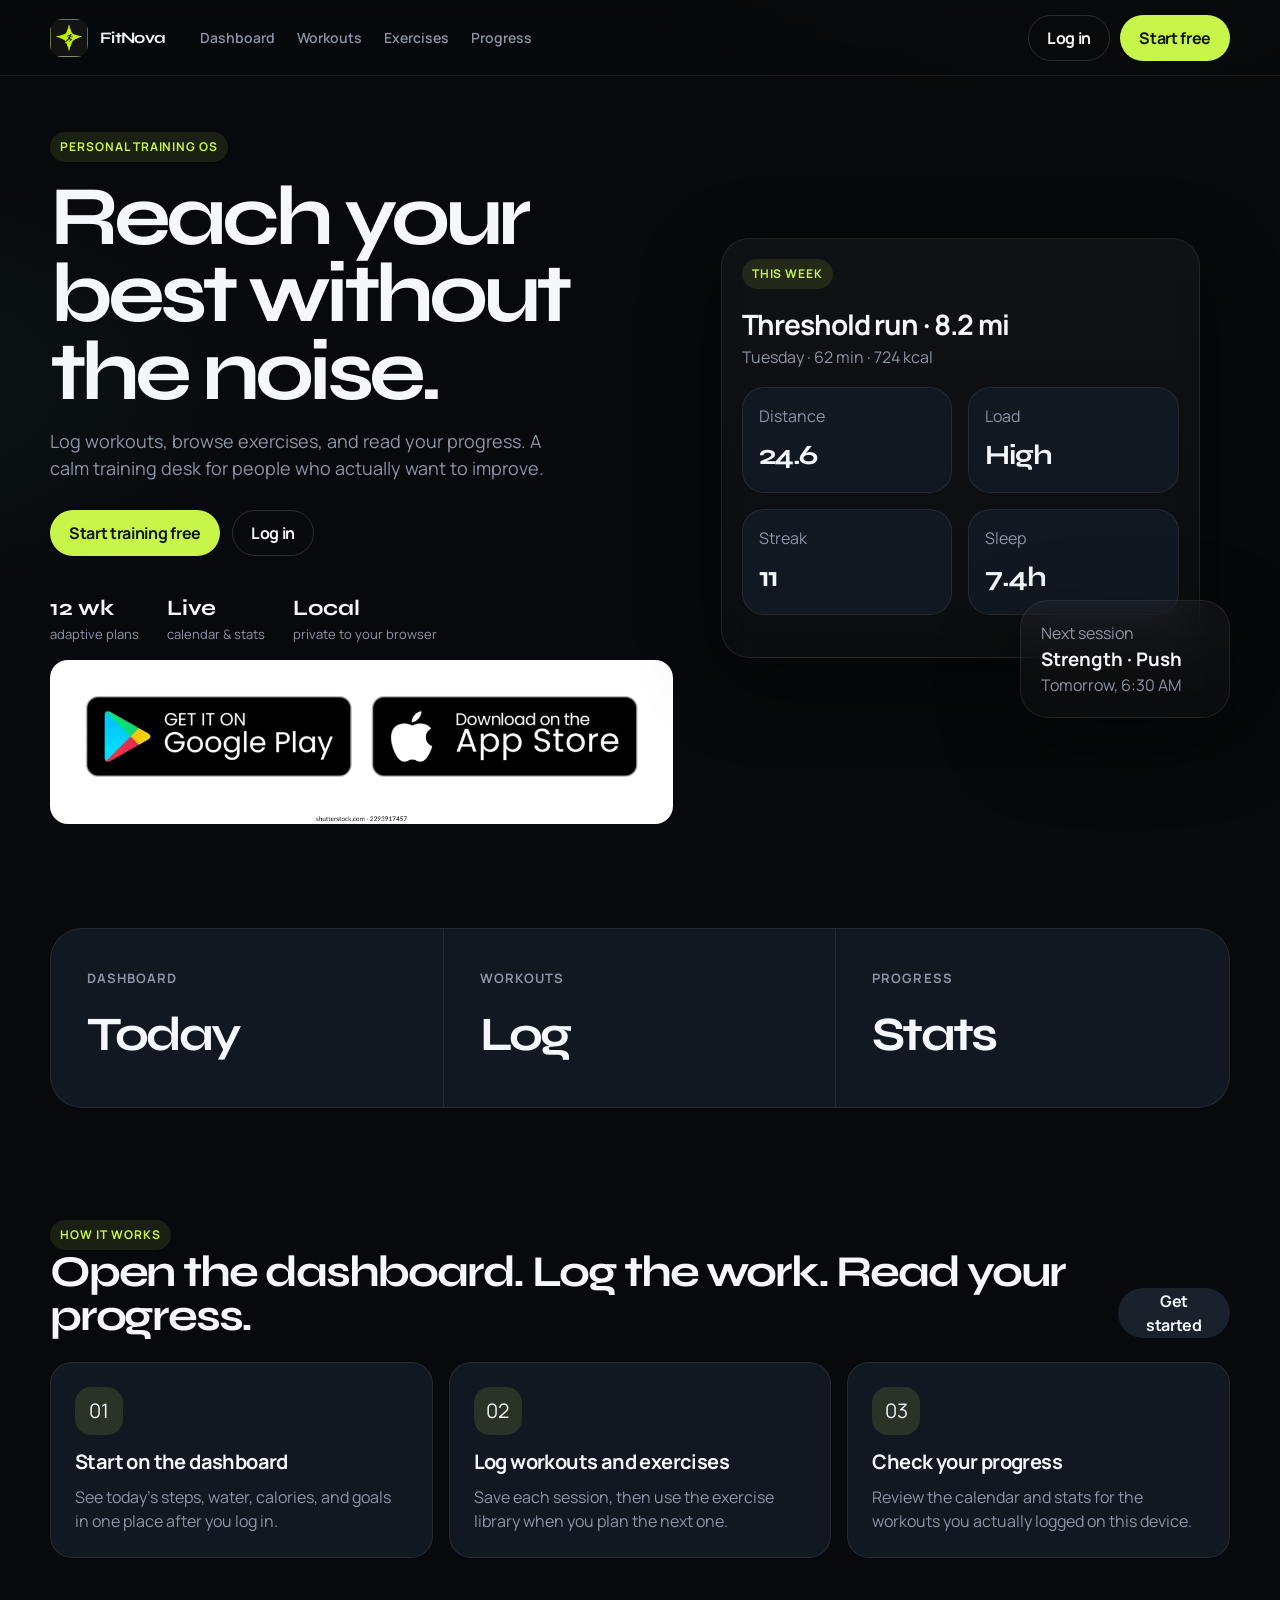
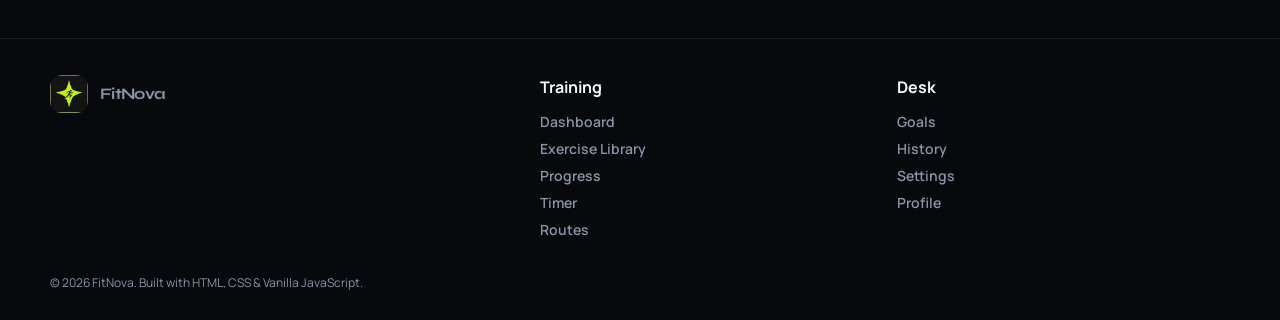
<file: html/pages/index.html>
<!DOCTYPE html>
<html lang="en">
<head>
  <meta charset="UTF-8">
  <meta name="viewport" content="width=device-width, initial-scale=1.0">
  <title>FitNova — Train with intention</title>
  <link rel="preconnect" href="https://fonts.googleapis.com">
  <link rel="preconnect" href="https://fonts.gstatic.com" crossorigin>
  <link href="https://fonts.googleapis.com/css2?family=Manrope:wght@400;600;700;800&family=Syne:wght@700;800&display=swap" rel="stylesheet">
  <link rel="stylesheet" href="./css/app.css">
</head>
<body data-chrome="marketing" data-active="home">
  <!-- Home page. app.js builds the header and footer. The sections below are the welcome screen. -->
  <div class="page">
    <div data-header></div>
    <main id="main">
      <!-- Welcome banner. Links go to signup and login. -->
      <section class="hero">
        <div class="wrap hero-grid">
          <div>
            <span class="chip">Personal training OS</span>
            <h1>Reach your best without the noise.</h1>
            <p class="lede">Log workouts, browse exercises, and read your progress. A calm training desk for people who actually want to improve.</p>
            <div class="hero-actions">
              <button class="btn btn-primary" type="button" data-go="signup">Start training free</button>
              <button class="btn btn-secondary" type="button" data-go="login">Log in</button>
            </div>
            <div class="hero-meta">
              <div><strong>12 wk</strong>adaptive plans</div>
              <div><strong>Live</strong>calendar &amp; stats</div>
              <div><strong>Local</strong>private to your browser</div>
            </div>
            <img class="hero-photo" src="./images/stores.webp" alt="FitNova on devices">
          </div>
          <div class="device" aria-hidden="true">
            <div class="device-card device-main">
              <span class="chip">This week</span>
              <h3 style="margin-top:14px;font-size:28px;letter-spacing:-0.04em;">Threshold run · 8.2 mi</h3>
              <p class="muted">Tuesday · 62 min · 724 kcal</p>
              <div class="metric-row">
                <div class="mini-stat"><span>Distance</span><strong>24.6</strong></div>
                <div class="mini-stat"><span>Load</span><strong>High</strong></div>
                <div class="mini-stat"><span>Streak</span><strong>11</strong></div>
                <div class="mini-stat"><span>Sleep</span><strong>7.4h</strong></div>
              </div>
            </div>
            <div class="device-card device-side">
              <p class="muted">Next session</p>
              <h3>Strength · Push</h3>
              <p class="muted">Tomorrow, 6:30 AM</p>
            </div>
          </div>
        </div>
      </section>

      <section id="product" class="section">
        <div class="wrap">
          <div class="strip">
            <article><span>Dashboard</span><strong>Today</strong></article>
            <article><span>Workouts</span><strong>Log</strong></article>
            <article><span>Progress</span><strong>Stats</strong></article>
          </div>
        </div>
      </section>

      <section id="method" class="section">
        <div class="wrap">
          <div class="section-head">
            <div>
              <span class="chip">How it works</span>
              <h2>Open the dashboard. Log the work. Read your progress.</h2>
            </div>
            <button class="btn btn-ghost" type="button" data-go="signup">Get started</button>
          </div>
          <div class="feature-grid">
            <article class="card">
              <div class="icon-blob">01</div>
              <h3>Start on the dashboard</h3>
              <p class="muted">See today’s steps, water, calories, and goals in one place after you log in.</p>
            </article>
            <article class="card">
              <div class="icon-blob">02</div>
              <h3>Log workouts and exercises</h3>
              <p class="muted">Save each session, then use the exercise library when you plan the next one.</p>
            </article>
            <article class="card">
              <div class="icon-blob">03</div>
              <h3>Check your progress</h3>
              <p class="muted">Review the calendar and stats for the workouts you actually logged on this device.</p>
            </article>
          </div>
        </div>
      </section>
    </main>
    <div data-footer></div>
  </div>
  <script src="./js/utils.js"></script>
  <script src="./js/db.js"></script>
  <script src="./js/storage.js"></script>
  <script src="./js/app.js"></script>
</body>
</html>
</file>
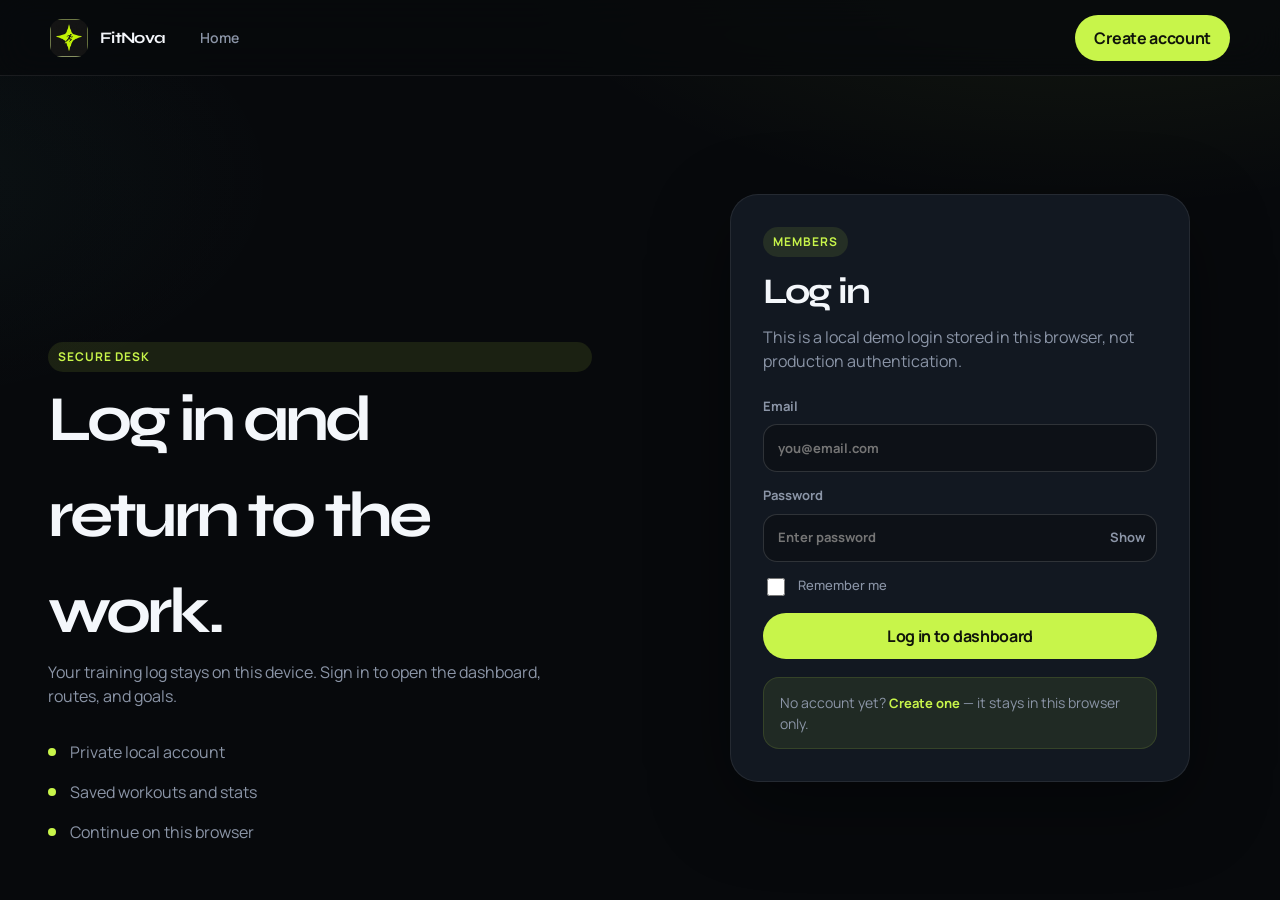
<file: html/pages/detailedstats.html>
<!DOCTYPE html>
<html lang="en">
<head>
  <meta charset="UTF-8">
  <meta name="viewport" content="width=device-width, initial-scale=1.0">
  <title>Detailed stats — FitNova</title>
  <link rel="preconnect" href="https://fonts.googleapis.com">
  <link rel="preconnect" href="https://fonts.gstatic.com" crossorigin>
  <link href="https://fonts.googleapis.com/css2?family=Manrope:wght@400;600;700;800&family=Syne:wght@700;800&display=swap" rel="stylesheet">
  <link rel="stylesheet" href="./css/app.css">
</head>
<body data-chrome="app" data-active="stats">
  <!-- Progress page. workerManager.js adds up workouts. tracker.js estimates calories. api.js loads the daily tip. -->
  <div class="page">
    <div data-header></div>
    <main id="main" class="app-main">
      <div class="wrap">
        <!-- Title and links back to the dashboard and timer. -->
        <div class="page-head">
          <div>
            <p class="muted">Performance desk</p>
            <h1 class="page-title">Progress</h1>
          </div>
          <div class="tabs">
            <a href="./workout.html">Monthly view</a>
            <a class="active" href="./detailedstats.html">Detailed stats</a>
            <a href="./timer.html">Timers &amp; Audio</a>
          </div>
        </div>

        <!-- Time filters. workerManager.js recalculates the totals. -->
        <div class="filters" style="display:flex;justify-content:space-between;align-items:center;">
          <div>
            <button class="pill active" type="button" data-filter>Week</button>
            <button class="pill" type="button" data-filter>5 weeks</button>
            <button class="pill" type="button" data-filter>52 weeks</button>
            <button class="pill" type="button" data-filter>Calendar year</button>
            <button class="pill" type="button" data-filter>All time</button>
          </div>
          <span id="worker-benchmark-badge" class="chip" style="background:rgba(200,245,74,0.12);color:var(--accent);font-size:12px;">⚡ Powered by Web Worker</span>
        </div>

        <!-- Distance, time, calories, and workout count for the chosen period. -->
        <section class="stat-grid">
          <article class="stat-card">
            <span>Distance</span>
            <strong class="stat-value"><span data-stat="distance">0.0</span> mi</strong>
          </article>
          <article class="stat-card">
            <span>Duration</span>
            <strong class="stat-value" data-stat="duration">0m</strong>
          </article>
          <article class="stat-card">
            <span>Calories</span>
            <strong class="stat-value"><span data-stat="calories">0</span> kcal</strong>
          </article>
          <article class="stat-card">
            <span>Workouts</span>
            <strong class="stat-value" data-stat="workouts">0</strong>
          </article>
        </section>

        <div class="layout-2">
          <article class="chart-wrap">
            <div class="section-head">
              <div>
                <p class="muted">Distance trend</p>
                <h3>Training Load</h3>
              </div>
            </div>
            <!-- Line chart of distance. Drawn on the canvas by workerManager.js. -->
            <canvas id="stats-chart" width="800" height="280"></canvas>

            <!-- Second worker job: count sessions by activity type. -->
            <div class="panel" style="margin-top:16px;background:var(--surface-2);border-radius:var(--radius-sm);padding:18px;">
              <p class="panel-kicker">Web Worker</p>
              <h4 style="margin:2px 0 10px;">Sessions by activity</h4>
              <div id="activity-mix-list"><p class="muted">Counting sessions…</p></div>
            </div>

            <!-- Daily quote and tip. api.js fills this box. -->
            <div class="panel" style="margin-top:16px;background:var(--surface-2);border-radius:var(--radius-sm);padding:18px;">
              <p class="panel-kicker">Async Knowledge Base</p>
              <h4 style="margin:2px 0 10px;">Daily Athletic Insights</h4>
              <div id="daily-advice-widget">
                <!-- Populated asynchronously via Fetch API by api.js -->
              </div>
            </div>
          </article>

          <!-- Best sessions, plus a small calorie estimate form. -->
          <aside class="panel">
            <p class="panel-kicker">Top performances</p>
            <h3>Personal marks</h3>
            <div class="perf-list">
              <div><span>Farthest</span><strong>—</strong></div>
              <div><span>Most energy burned</span><strong>—</strong></div>
              <div><span>Longest session</span><strong>—</strong></div>
              <div><span>Fastest 5k</span><strong>—</strong></div>
              <div><span>Fastest 10k</span><strong>—</strong></div>
              <div><span>Half marathon</span><strong>—</strong></div>
            </div>
            <form id="calorie-estimate-form" class="calorie-box" style="margin-top:18px;">
              <p class="panel-kicker">Calorie estimate</p>
              <label>Weight (kg)<input id="est-weight" type="number" min="30" max="250" value="70" required></label>
              <label>Activity
                <select id="est-type">
                  <option>Running</option><option>Walking</option><option>Cycling</option>
                  <option>Strength</option><option>Yoga</option><option>HIIT</option><option>Swimming</option>
                </select>
              </label>
              <label>Duration (min)<input id="est-duration" type="number" min="1" value="30" required></label>
              <button class="btn btn-secondary btn-sm" type="submit">Estimate</button>
              <p id="est-result" class="help">This is an estimate, not a lab measurement.</p>
            </form>
          </aside>
        </div>
      </div>
    </main>
    <div data-footer></div>
  </div>
  <script src="./js/utils.js"></script>
  <script src="./js/db.js"></script>
  <script src="./js/storage.js"></script>
  <script src="./js/api.js"></script>
  <script src="./js/workerManager.js"></script>
  <script src="./js/tracker.js"></script>
  <script src="./js/workouts.js"></script>
  <script src="./js/app.js"></script>
</body>
</html>
</file>
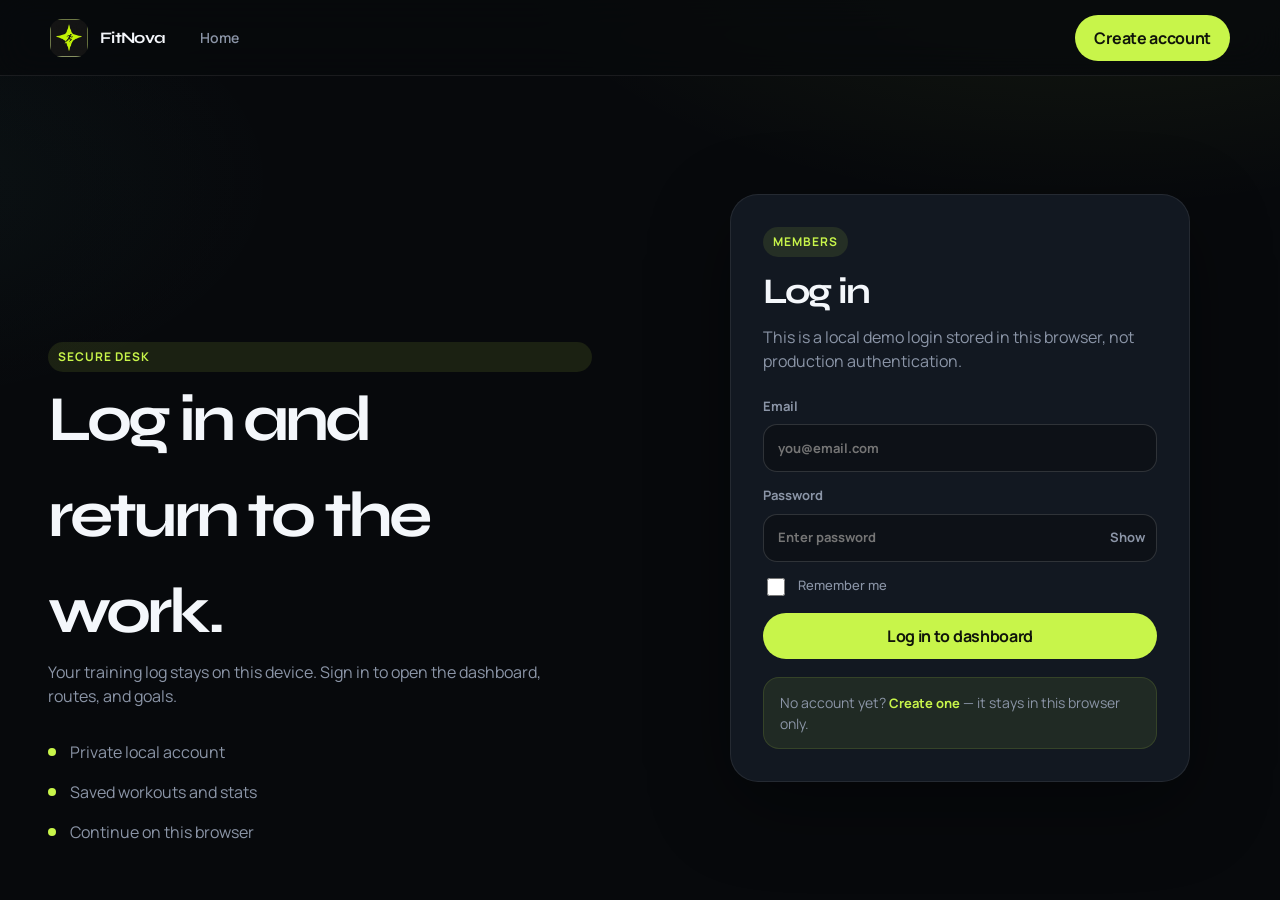
<file: html/pages/exercises.html>
<!DOCTYPE html>
<html lang="en">
<head>
  <meta charset="UTF-8">
  <meta name="viewport" content="width=device-width, initial-scale=1.0">
  <title>Exercise Library — FitNova</title>
  <link rel="preconnect" href="https://fonts.googleapis.com">
  <link rel="preconnect" href="https://fonts.gstatic.com" crossorigin>
  <link href="https://fonts.googleapis.com/css2?family=Manrope:wght@400;600;700;800&family=Syne:wght@700;800&display=swap" rel="stylesheet">
  <link rel="stylesheet" href="./css/app.css">
</head>
<body data-chrome="app" data-active="exercises">
  <!-- Exercise library. exercises.js draws one card for each exercise in its list. -->
  <div class="page">
    <div data-header></div>
    <main id="main" class="app-main">
      <div class="wrap">
        <!-- Title and how many exercises match the filters. -->
        <div class="page-head">
          <div>
            <p class="muted">Movement Catalog</p>
            <h1 class="page-title">Exercise Library</h1>
          </div>
          <div style="display:flex;align-items:center;gap:12px;">
            <span id="exercise-results-count" class="chip">0 exercises</span>
          </div>
        </div>
        <div class="api-status" id="exercise-api-status">Using the local exercise library.</div>

        <!-- Search box, muscle buttons, equipment, difficulty, and sort. -->
        <section class="panel" style="margin-bottom:20px;padding:20px;">
          <div class="search-bar" style="margin-top:0;">
            <input type="text" id="exercise-search" placeholder="Search exercises by name, keyword, or equipment..." autocomplete="off">
          </div>

          <!-- Muscle Group Filter Pills -->
          <div class="filters" style="margin-top:16px;margin-bottom:12px;">
            <button class="pill active" type="button" data-muscle-filter="all">All Muscles (<span data-count="all">0</span>)</button>
            <button class="pill" type="button" data-muscle-filter="chest">Chest (<span data-count="chest">0</span>)</button>
            <button class="pill" type="button" data-muscle-filter="back">Back (<span data-count="back">0</span>)</button>
            <button class="pill" type="button" data-muscle-filter="legs">Legs (<span data-count="legs">0</span>)</button>
            <button class="pill" type="button" data-muscle-filter="shoulders">Shoulders (<span data-count="shoulders">0</span>)</button>
            <button class="pill" type="button" data-muscle-filter="arms">Arms (<span data-count="arms">0</span>)</button>
            <button class="pill" type="button" data-muscle-filter="core">Core (<span data-count="core">0</span>)</button>
            <button class="pill" type="button" data-muscle-filter="cardio">Cardio (<span data-count="cardio">0</span>)</button>
            <button class="pill" type="button" data-muscle-filter="full body">Full Body (<span data-count="full body">0</span>)</button>
          </div>

          <!-- Secondary Filters & Sorting -->
          <div class="form-row" style="grid-template-columns: repeat(3, 1fr); gap: 12px; margin-top: 12px;">
            <label style="font-size:12px;">Equipment
              <select id="filter-equipment">
                <option value="all">All Equipment</option>
                <option value="Barbell">Barbell</option>
                <option value="Dumbbells">Dumbbells</option>
                <option value="Bodyweight">Bodyweight</option>
                <option value="Cable">Cable</option>
                <option value="Machine">Machine</option>
                <option value="Kettlebell">Kettlebell</option>
              </select>
            </label>
            <label style="font-size:12px;">Difficulty
              <select id="filter-difficulty">
                <option value="all">All Difficulties</option>
                <option value="Beginner">Beginner</option>
                <option value="Intermediate">Intermediate</option>
                <option value="Advanced">Advanced</option>
              </select>
            </label>
            <label style="font-size:12px;">Sort Order
              <select id="sort-exercises">
                <option value="name-asc">Alphabetical (A - Z)</option>
                <option value="name-desc">Alphabetical (Z - A)</option>
                <option value="difficulty">Difficulty Level</option>
                <option value="muscle">Muscle Group</option>
              </select>
            </label>
          </div>
        </section>

        <!-- Exercise cards. exercises.js builds this list. -->
        <section id="exercise-grid" class="feature-grid" style="grid-template-columns: repeat(auto-fill, minmax(320px, 1fr)); gap: 16px;">
          <!-- Populated dynamically by exercises.js using Array.map() -->
        </section>
      </div>
    </main>
    <div data-footer></div>
  </div>
  <script src="./js/utils.js"></script>
  <script src="./js/db.js"></script>
  <script src="./js/storage.js"></script>
  <script src="./js/api.js"></script>
  <script src="./js/exercises.js"></script>
  <script src="./js/workouts.js"></script>
  <script src="./js/app.js"></script>
</body>
</html>
</file>
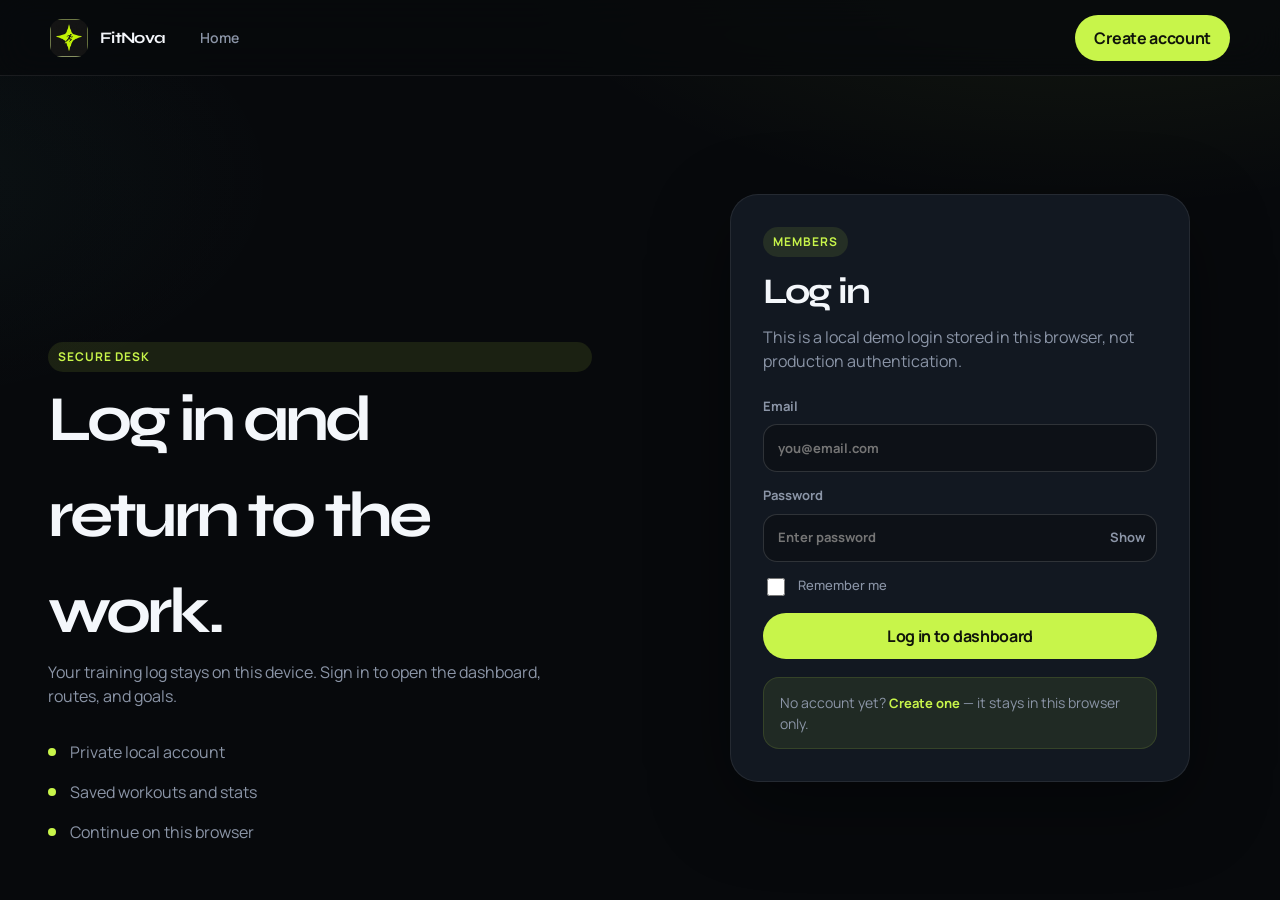
<file: html/pages/goals.html>
<!DOCTYPE html>
<html lang="en">
<head>
  <meta charset="UTF-8">
  <meta name="viewport" content="width=device-width, initial-scale=1.0">
  <title>Goals — FitNova</title>
  <link rel="preconnect" href="https://fonts.googleapis.com">
  <link rel="preconnect" href="https://fonts.gstatic.com" crossorigin>
  <link href="https://fonts.googleapis.com/css2?family=Manrope:wght@400;600;700;800&family=Syne:wght@700;800&display=swap" rel="stylesheet">
  <link rel="stylesheet" href="./css/app.css">
</head>
<body data-chrome="app" data-active="goals">
  <!-- Goals page. goals.js draws the progress bars and the custom goal list. -->
  <div class="page">
    <div data-header></div>
    <main id="main" class="app-main">
      <div class="wrap">
        <!-- Title and a button that opens the workout form. -->
        <div class="page-head">
          <div>
            <p class="muted">Training targets</p>
            <h1 class="page-title">Goals</h1>
          </div>
          <button class="btn btn-primary" data-open-log type="button">Log toward a goal</button>
        </div>

        <!-- Built-in goals. goals.js fills the bars from saved workouts. -->
        <section class="feature-grid">
          <article class="card">
            <span class="chip">Monthly</span>
            <h3>80 miles</h3>
            <p class="muted">Aerobic volume for the current month.</p>
            <div class="progress" aria-label="Miles progress"><span data-goal="miles"></span></div>
            <p class="help" data-goal-copy="miles">Progress updates as you log distance.</p>
          </article>
          <article class="card">
            <span class="chip">Consistency</span>
            <h3>16 sessions</h3>
            <p class="muted">Show up four times a week, even when the work is easy.</p>
            <div class="progress"><span data-goal="sessions"></span></div>
            <p class="help" data-goal-copy="sessions">Count every completed workout.</p>
          </article>
          <article class="card">
            <span class="chip">Strength</span>
            <h3>8 lifts</h3>
            <p class="muted">Keep the gym work in the plan, not as an afterthought.</p>
            <div class="progress"><span data-goal="strength"></span></div>
            <p class="help" data-goal-copy="strength">Mark strength days in the log.</p>
          </article>
        </section>

        <!-- Goals you add yourself. Saved in this browser. -->
        <section class="panel" style="margin-top:28px;">
          <div class="section-head">
            <div>
              <p class="panel-kicker">Personal Milestones</p>
              <h3>Custom Fitness Targets</h3>
            </div>
            <button class="btn btn-primary btn-sm" type="button" id="btn-add-custom-goal">+ Add Custom Goal</button>
          </div>

          <div id="custom-goals-grid" class="feature-grid" style="grid-template-columns: repeat(auto-fill, minmax(280px, 1fr)); gap: 16px;">
            <!-- Populated dynamically by goals.js -->
          </div>
        </section>
      </div>
    </main>
    <div data-footer></div>
  </div>
  <script src="./js/utils.js"></script>
  <script src="./js/db.js"></script>
  <script src="./js/storage.js"></script>
  <script src="./js/goals.js"></script>
  <script src="./js/workouts.js"></script>
  <script src="./js/app.js"></script>
</body>
</html>
</file>
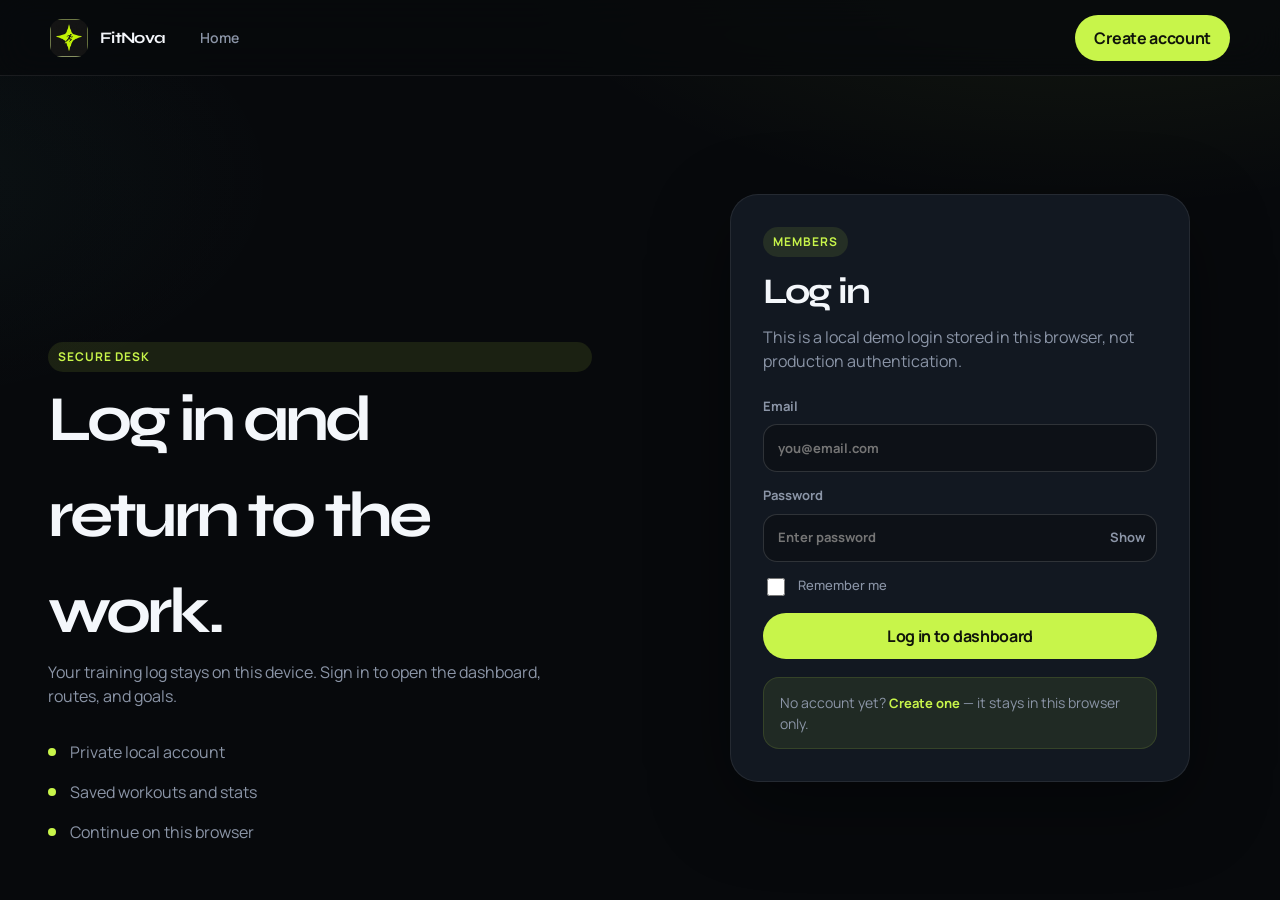
<file: html/pages/history.html>
<!DOCTYPE html>
<html lang="en">
<head>
  <meta charset="UTF-8">
  <meta name="viewport" content="width=device-width, initial-scale=1.0">
  <title>Workout History — FitNova</title>
  <link rel="preconnect" href="https://fonts.googleapis.com">
  <link rel="preconnect" href="https://fonts.gstatic.com" crossorigin>
  <link href="https://fonts.googleapis.com/css2?family=Manrope:wght@400;600;700;800&family=Syne:wght@700;800&display=swap" rel="stylesheet">
  <link rel="stylesheet" href="./css/app.css">
</head>
<body data-chrome="app" data-active="history">
  <!-- Workout history. workouts.js fills #workout-history-list from saved workouts. -->
  <div class="page">
    <div data-header></div>
    <main id="main" class="app-main">
      <div class="wrap">
        <!-- Title and the button that opens the workout form. -->
        <div class="page-head">
          <div>
            <p class="muted">Training log</p>
            <h1 class="page-title">Workout History</h1>
          </div>
          <button class="btn btn-primary" type="button" data-open-log>+ Log workout</button>
        </div>
        <!-- Search, type, status, dates, and sort. workouts.js redraws the list. -->
        <section class="panel">
          <div class="section-head">
            <div>
              <p class="panel-kicker">Search, filter, sort</p>
              <h3>All sessions</h3>
            </div>
            <span id="workout-history-count" class="chip">0 sessions</span>
          </div>
          <div class="history-filters">
            <input type="text" id="history-search" placeholder="Search by type, notes, or exercise" autocomplete="off">
            <select id="history-filter-type">
              <option value="all">All types</option>
              <option value="Running">Running</option>
              <option value="Walking">Walking</option>
              <option value="Cycling">Cycling</option>
              <option value="Gym">Gym</option>
              <option value="Strength Training">Strength Training</option>
              <option value="Yoga">Yoga</option>
              <option value="HIIT">HIIT</option>
              <option value="Swimming">Swimming</option>
              <option value="Cardio">Cardio</option>
              <option value="Other">Other</option>
            </select>
            <select id="history-filter-status">
              <option value="all">All status</option>
              <option value="completed">Completed</option>
              <option value="planned">Planned</option>
            </select>
            <input type="date" id="history-filter-from" aria-label="From date">
            <input type="date" id="history-filter-to" aria-label="To date">
            <select id="history-sort">
              <option value="newest">Newest</option>
              <option value="oldest">Oldest</option>
              <option value="calories">Calories</option>
              <option value="duration">Duration</option>
            </select>
          </div>
          <div id="workout-history-list"></div>
        </section>
      </div>
    </main>
    <div data-footer></div>
  </div>
  <script src="./js/utils.js"></script>
  <script src="./js/db.js"></script>
  <script src="./js/storage.js"></script>
  <script src="./js/workouts.js"></script>
  <script src="./js/app.js"></script>
</body>
</html>
</file>
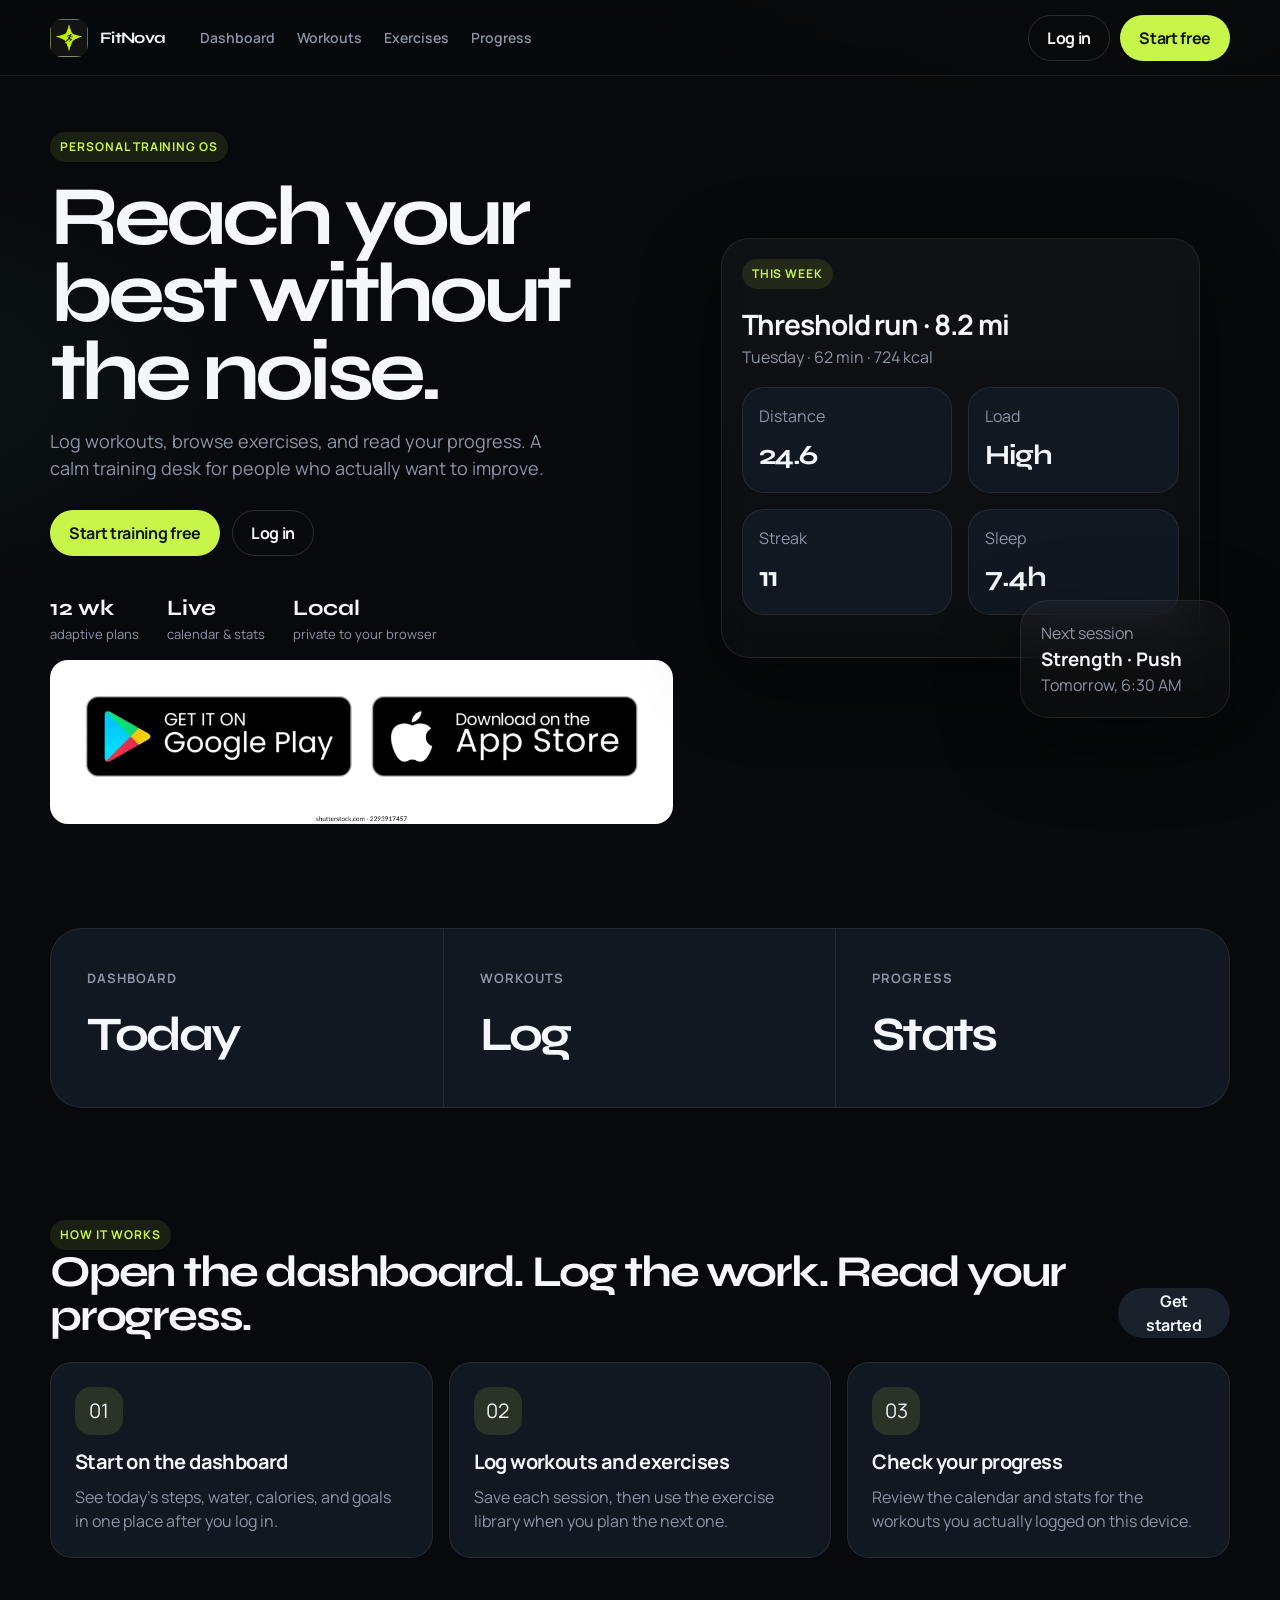
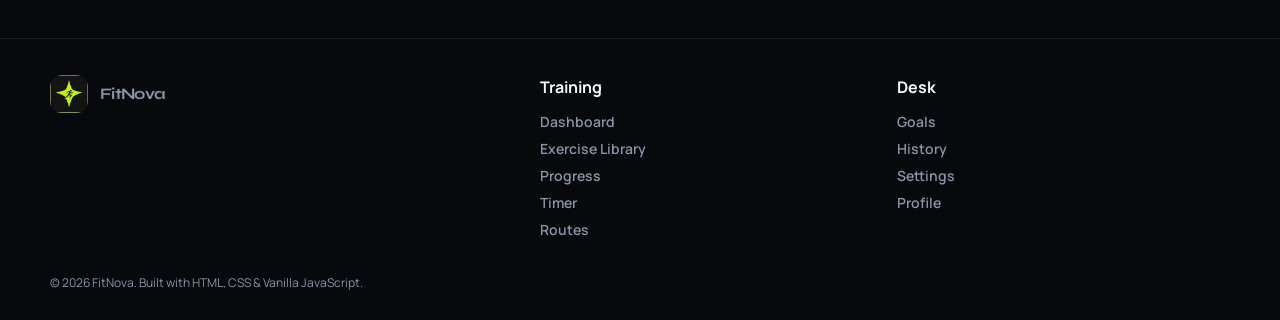
<file: html/pages/index1.html>
<!DOCTYPE html>
<html lang="en">
<head>
  <meta charset="UTF-8">
  <meta name="viewport" content="width=device-width, initial-scale=1.0">
  <title>FitNova</title>
  <meta http-equiv="refresh" content="0; url=index.html">
  <script>location.replace("index.html");</script>
</head>
<body>
  <p><a href="./index.html">Continue to FitNova</a></p>
</body>
</html>
</file>
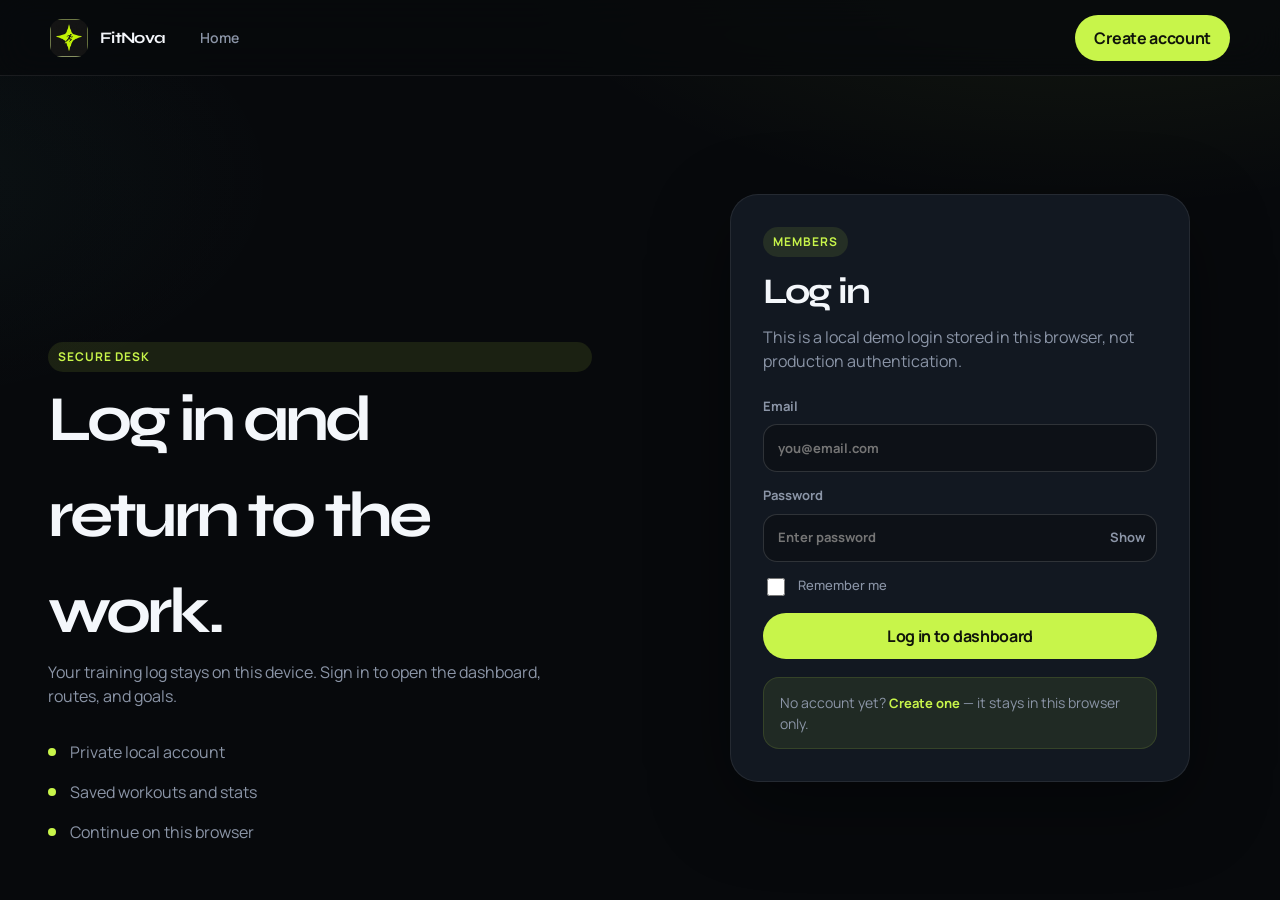
<file: html/pages/login.html>
<!DOCTYPE html>
<html lang="en">
<head>
  <meta charset="UTF-8">
  <meta name="viewport" content="width=device-width, initial-scale=1.0">
  <title>Log in — FitNova</title>
  <link rel="preconnect" href="https://fonts.googleapis.com">
  <link rel="preconnect" href="https://fonts.gstatic.com" crossorigin>
  <link href="https://fonts.googleapis.com/css2?family=Manrope:wght@400;600;700;800&family=Syne:wght@700;800&display=swap" rel="stylesheet">
  <link rel="stylesheet" href="./css/app.css">
</head>
<body data-chrome="auth" data-active="login">
  <!-- Login page. The form id is login-form. app.js checks the email and password. -->
  <div class="page">
    <div data-header></div>
    <main id="main" class="auth-shell">
      <!-- Side message. This is not the form. -->
      <section class="auth-visual login-visual">
        <span class="chip">Secure desk</span>
        <h2>Log in and return to the work.</h2>
        <p class="muted">Your training log stays on this device. Sign in to open the dashboard, routes, and goals.</p>
        <ul class="auth-points">
          <li>Private local account</li>
          <li>Saved workouts and stats</li>
          <li>Continue on this browser</li>
        </ul>
      </section>
      <!-- Login form. app.js checks email and password, then opens the dashboard. -->
      <section class="auth-form">
        <div class="auth-card">
          <span class="chip">Members</span>
          <h1>Log in</h1>
          <p class="muted">This is a local demo login stored in this browser, not production authentication.</p>

          <form id="login-form" class="form-grid" novalidate>
            <label>Email
              <input type="email" name="email" id="email" placeholder="you@email.com" autocomplete="email" required>
            </label>
            <label>Password
              <div class="password-field">
                <input type="password" name="password" id="password" placeholder="Enter password" autocomplete="current-password" required>
                <button type="button" class="text-btn" data-toggle-password="password">Show</button>
              </div>
            </label>
            <div class="auth-tools">
              <label class="check">
                <input type="checkbox" name="remember" id="remember">
                <span>Remember me</span>
              </label>
            </div>
            <p id="login-error" class="form-error" role="alert"></p>
            <button class="btn btn-primary btn-full" type="submit">Log in to dashboard</button>
          </form>

          <div class="auth-note">No account yet? <button class="text-btn" type="button" data-go="signup">Create one</button> — it stays in this browser only.</div>
        </div>
      </section>
    </main>
  </div>
  <script src="./js/utils.js"></script>
  <script src="./js/db.js"></script>
  <script src="./js/storage.js"></script>
  <script src="./js/app.js"></script>
</body>
</html>
</file>
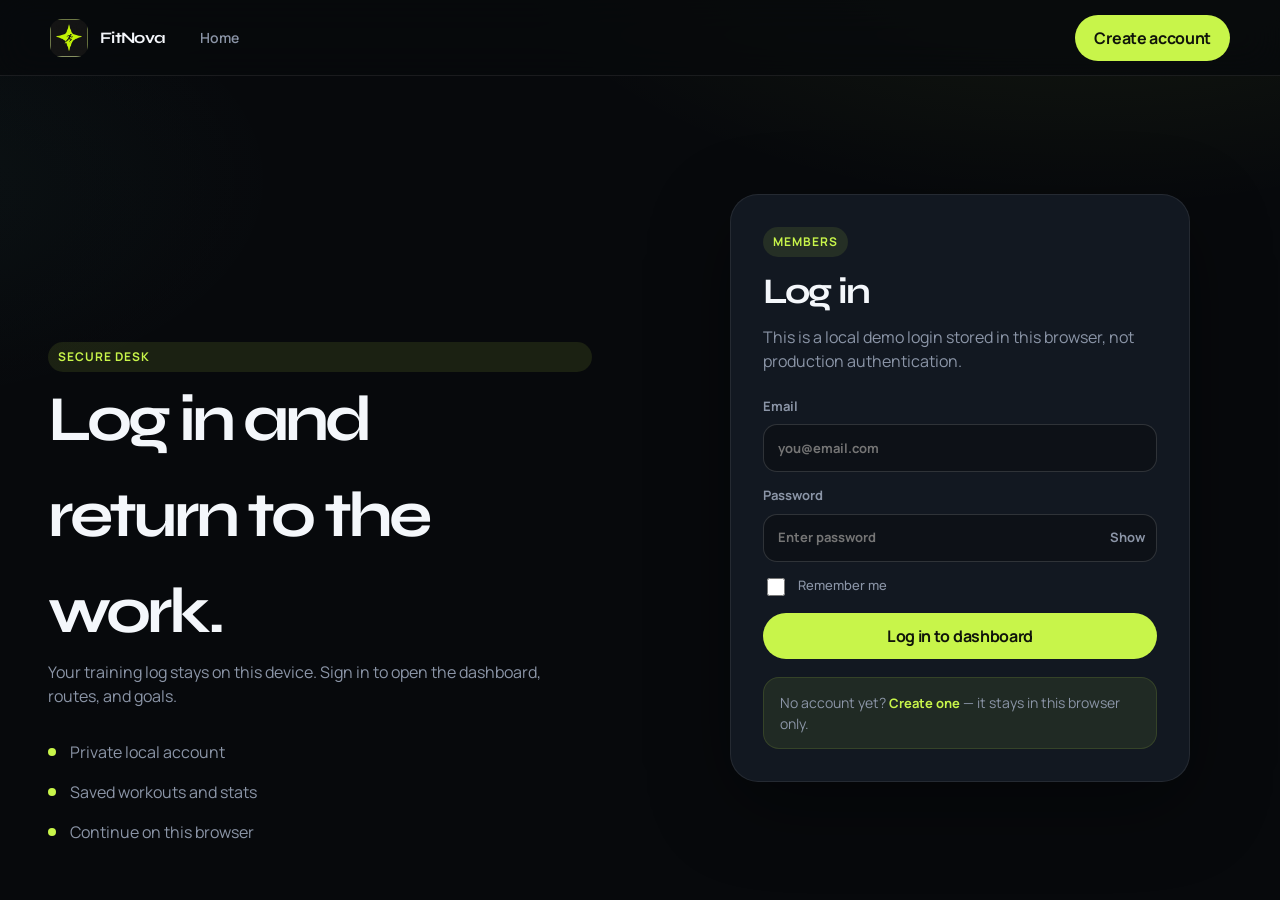
<file: html/pages/profile.html>
<!DOCTYPE html>
<html lang="en">
<head>
  <meta charset="UTF-8">
  <meta name="viewport" content="width=device-width, initial-scale=1.0">
  <title>Profile — FitNova</title>
  <link rel="preconnect" href="https://fonts.googleapis.com">
  <link rel="preconnect" href="https://fonts.gstatic.com" crossorigin>
  <link href="https://fonts.googleapis.com/css2?family=Manrope:wght@400;600;700;800&family=Syne:wght@700;800&display=swap" rel="stylesheet">
  <link rel="stylesheet" href="./css/app.css">
</head>
<body data-chrome="app" data-active="profile">
  <!-- Profile page. profile.js fills the name and stats. tracker.js draws the weight log. -->
  <div class="page">
    <div data-header></div>
    <main id="main" class="app-main">
      <div class="wrap">
        <!-- Name and log-out button. profile.js writes the name. -->
        <div class="page-head">
          <div>
            <p class="muted">Local profile</p>
            <h1 class="page-title" id="profile-name">Athlete</h1>
          </div>
          <button class="btn btn-secondary" type="button" data-logout>Log out</button>
        </div>
        <!-- Account details and the current streak. -->
        <section class="layout-2">
          <article class="panel">
            <p class="panel-kicker">Account</p>
            <h3>This browser only</h3>
            <p class="muted" style="margin:12px 0;">This is a local demo login, not production authentication. Your profile stays on this device in IndexedDB.</p>
            <div class="metric-pill-row">
              <div class="metric-pill"><span>Email</span><strong id="profile-email">—</strong></div>
              <div class="metric-pill"><span>User ID</span><strong id="profile-userid">—</strong></div>
              <div class="metric-pill"><span>Workouts</span><strong id="profile-workouts">0</strong></div>
              <div class="metric-pill"><span>BMI</span><strong id="profile-bmi">—</strong></div>
            </div>
            <p class="help">BMI is a general calculation, not a medical diagnosis.</p>
          </article>
          <aside class="panel">
            <p class="panel-kicker">Consistency</p>
            <h3>Streaks</h3>
            <p style="font-size:28px;font-family:var(--display);margin:12px 0;">🔥 <span id="profile-streak">0</span> day workout streak</p>
            <p class="muted">Longest streak: <strong id="profile-best-streak">0</strong> days</p>
            <div class="hero-actions" style="margin-top:20px;">
              <button class="btn btn-primary" type="button">Edit settings</button>
              <a class="btn btn-secondary" href="workout.html">Open dashboard</a>
            </div>
          </aside>
        </section>
        <!-- Weight form, chart, and table. tracker.js saves each entry. -->
        <section class="panel" id="weight" style="margin-top:20px;">
          <div class="section-head"><div><p class="panel-kicker">Body</p><h3>Weight tracker</h3></div></div>
          <form id="weight-log-form" class="form-grid" style="grid-template-columns: 1fr 1fr 1fr auto; align-items: end;">
            <label>Weight (kg)<input type="number" id="weight-log-val" step="0.1" min="20" max="350" required></label>
            <label>Date<input type="date" id="weight-log-date" required></label>
            <label>Note<input type="text" id="weight-log-note"></label>
            <button class="btn btn-primary btn-sm" type="submit">Log weight</button>
          </form>
          <div class="metric-pill-row" style="margin-top:16px;">
            <div class="metric-pill"><span>Current</span><strong id="weight-current">—</strong></div>
            <div class="metric-pill"><span>Starting</span><strong id="weight-starting">—</strong></div>
            <div class="metric-pill"><span>Change</span><strong id="weight-change">—</strong></div>
            <div class="metric-pill"><span>Lowest</span><strong id="weight-lowest">—</strong></div>
            <div class="metric-pill"><span>Highest</span><strong id="weight-highest">—</strong></div>
          </div>
          <canvas id="weight-chart" width="800" height="220"></canvas>
          <div class="table-wrap">
            <table class="weight-table">
              <thead><tr><th>Date</th><th>Weight</th><th>Note</th><th></th></tr></thead>
              <tbody id="weight-table-body"></tbody>
            </table>
          </div>
        </section>
      </div>
    </main>
    <div data-footer></div>
  </div>
  <script src="./js/utils.js"></script>
  <script src="./js/db.js"></script>
  <script src="./js/storage.js"></script>
  <script src="./js/tracker.js"></script>
  <script src="./js/profile.js"></script>
  <script src="./js/workouts.js"></script>
  <script src="./js/app.js"></script>
</body>
</html>
</file>
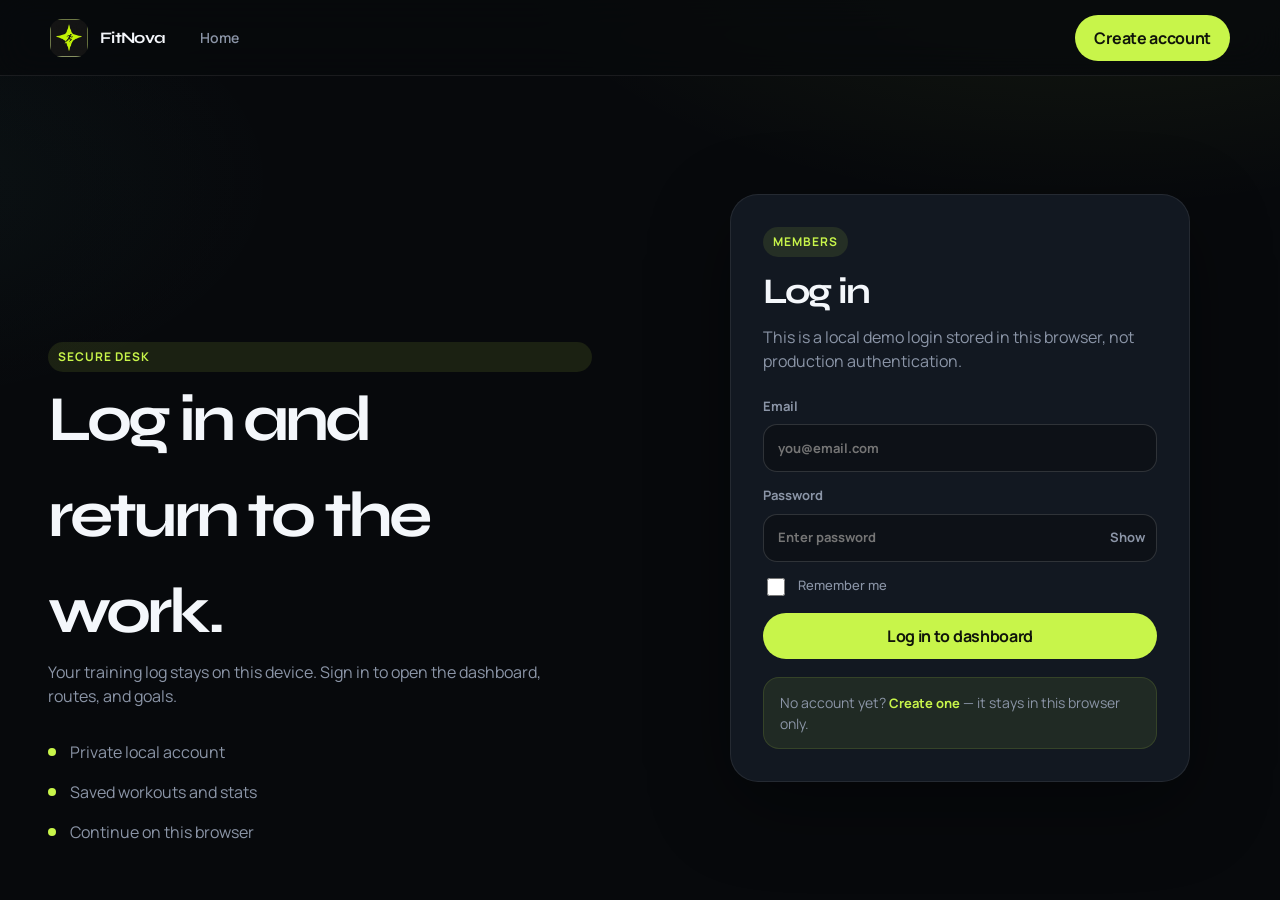
<file: html/pages/route.html>
<!DOCTYPE html>
<html lang="en">
<head>
  <meta charset="UTF-8">
  <meta name="viewport" content="width=device-width, initial-scale=1.0">
  <title>Routes — FitNova</title>
  <link rel="preconnect" href="https://fonts.googleapis.com">
  <link rel="preconnect" href="https://fonts.gstatic.com" crossorigin>
  <link href="https://fonts.googleapis.com/css2?family=Manrope:wght@400;600;700;800&family=Syne:wght@700;800&display=swap" rel="stylesheet">
  <link rel="stylesheet" href="./css/app.css">
</head>
<body data-chrome="app" data-active="routes">
  <!-- Routes page. routes.js asks for GPS, searches a city, and saves routes. -->
  <div class="page">
    <div data-header></div>
    <main id="main" class="app-main">
      <div class="wrap">
        <!-- Page title. -->
        <section class="route-hero">
          <span class="chip">Terrain library</span>
          <h1 class="page-title">Blaze cleaner trails.</h1>
          <p class="lede">Create, discover, and reuse routes from the block around the corner to the city you travel to next.</p>
        </section>

        <!-- Create a route, or jump to the city search. -->
        <section class="card-grid">
          <article class="card">
            <div class="icon-blob">+</div>
            <h3>Create your own route</h3>
            <p class="muted">Plan logistics, keep the terrain honest, and save a loop you can run again without guessing the distance.</p>
            <div class="hero-actions">
              <button class="btn btn-primary" type="button" id="create-route">Create route</button>
            </div>
          </article>
          <article class="card">
            <div class="icon-blob">↗</div>
            <h3>Discover a new route</h3>
            <p class="muted">Search a neighborhood, river path, or park loop and keep the ones worth repeating.</p>
            <div class="hero-actions">
              <a class="btn btn-secondary" href="#city-form">Find routes</a>
            </div>
          </article>
        </section>

        <!-- GPS button. routes.js asks the browser for your location. -->
        <section class="panel" style="margin-top:16px;">
          <div class="section-head">
            <div>
              <p class="panel-kicker">Browser Geolocation API</p>
              <h3>Find Trails Near Current Location</h3>
            </div>
            <button class="btn btn-primary" type="button" id="btn-get-location">📍 Find Trails Near Me</button>
          </div>
          <div id="geo-status" style="margin-top:8px;">
            <p class="muted">Click the button above to discover curated running and walking paths relative to your current coordinates without sending data to any external server.</p>
          </div>
          <div id="geo-results" hidden style="margin-top:16px;display:grid;gap:12px;"></div>
        </section>

        <!-- Type a city. routes.js shows sample trails for that name. -->
        <section class="panel" style="margin-top:16px;">
          <p class="panel-kicker">Explore city routes</p>
          <h3>Find a place to train</h3>
          <form id="city-form" class="search-bar">
            <input type="text" id="city" name="city" placeholder="Enter a city (e.g. London, New York, Tokyo)" required>
            <button class="btn btn-primary" type="submit">View routes</button>
          </form>
          <div id="city-result" hidden style="margin-top:20px;">
            <h3></h3>
            <p class="muted"></p>
          </div>
        </section>

        <!-- Routes you saved. routes.js draws and deletes them. -->
        <section class="panel" style="margin-top:16px;">
          <div class="section-head">
            <div>
              <p class="panel-kicker">Your Saved Terrain</p>
              <h3>Favorite Training Routes</h3>
            </div>
            <button class="btn btn-ghost btn-xs" type="button" id="refresh-routes">Refresh</button>
          </div>
          <div id="saved-routes-list">
            <!-- Populated dynamically by routes.js -->
          </div>
        </section>
      </div>
    </main>
    <div data-footer></div>
  </div>
  <script src="./js/utils.js"></script>
  <script src="./js/db.js"></script>
  <script src="./js/storage.js"></script>
  <script src="./js/routes.js"></script>
  <script src="./js/workouts.js"></script>
  <script src="./js/app.js"></script>
</body>
</html>
</file>
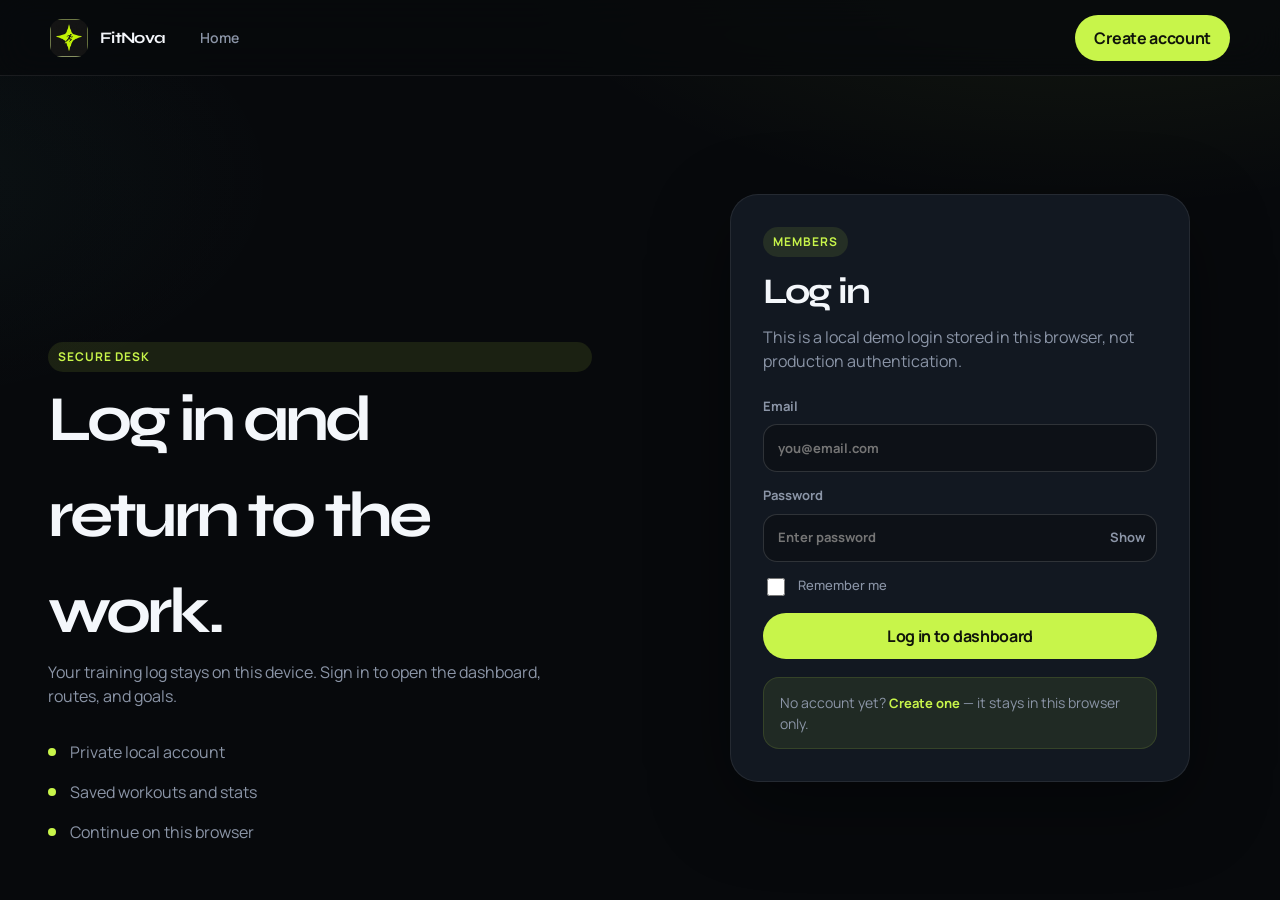
<file: html/pages/settings.html>
<!DOCTYPE html>
<html lang="en">
<head>
  <meta charset="UTF-8">
  <meta name="viewport" content="width=device-width, initial-scale=1.0">
  <title>Settings &amp; Data — FitNova</title>
  <link rel="preconnect" href="https://fonts.googleapis.com">
  <link rel="preconnect" href="https://fonts.gstatic.com" crossorigin>
  <link href="https://fonts.googleapis.com/css2?family=Manrope:wght@400;600;700;800&family=Syne:wght@700;800&display=swap" rel="stylesheet">
  <link rel="stylesheet" href="./css/app.css">
</head>
<body data-chrome="app" data-active="settings">
  <!-- Settings page. settings.js reads this form and saves it with StorageManager. -->
  <div class="page">
    <div data-header></div>
    <main id="main" class="app-main">
      <div class="wrap">
        <!-- Page title. -->
        <div class="page-head">
          <div>
            <p class="muted">Preferences &amp; Portability</p>
            <h1 class="page-title">Settings &amp; Data</h1>
          </div>
        </div>

        <section class="layout-2">
          <!-- Name, body stats, goals, sound, and theme. settings.js saves this form. -->
          <article class="panel">
            <div class="section-head">
              <div>
                <p class="panel-kicker">Configuration</p>
                <h3>Profile &amp; Daily Goals</h3>
              </div>
            </div>

            <form id="settings-form" class="form-grid">
              <label>Athlete Name
                <input type="text" id="setting-name" placeholder="Alex Morgan" required>
              </label>

              <div class="form-row">
                <label>Height (cm)
                  <input type="number" id="setting-height" min="50" max="250" required placeholder="175">
                </label>
                <label>Current Weight (kg)
                  <input type="number" id="setting-weight" min="20" max="350" step="0.1" required placeholder="70">
                </label>
              </div>

              <div class="tracker-header" style="margin-top:16px;">
                <span class="tracker-title" style="font-size:12px;">Daily Targets</span>
              </div>

              <div class="form-row">
                <label>Daily Steps Goal
                  <input type="number" id="setting-steps" min="1000" max="100000" step="500" required placeholder="10000">
                </label>
                <label>Water Goal (Glasses)
                  <input type="number" id="setting-water" min="1" max="30" required placeholder="8">
                </label>
              </div>

              <label>Daily Calorie Target (kcal)
                <input type="number" id="setting-calories" min="500" max="10000" step="50" required placeholder="2200">
              </label>

              <div class="tracker-header" style="margin-top:16px;">
                <span class="tracker-title" style="font-size:12px;">Audio &amp; Notification Preferences</span>
              </div>

              <label class="check">
                <input type="checkbox" id="setting-sound" checked>
                <span>Enable Web Audio API beeps for workout rest timers</span>
              </label>
              <button class="btn btn-secondary btn-xs" type="button" id="btn-test-sound">▶ Test sound</button>

              <label class="check">
                <input type="checkbox" id="setting-notifications">
                <span>Enable browser notifications for hydration and workout alerts</span>
              </label>

              <label>Weekly workout goal
                <input type="number" id="setting-weekly" min="1" max="14" value="4">
              </label>

              <div class="form-row">
                <label>Distance units
                  <select id="setting-distance-unit"><option value="mi">Miles</option><option value="km">Kilometers</option></select>
                </label>
                <label>Weight units
                  <select id="setting-weight-unit"><option value="kg">kg</option><option value="lbs">lbs</option></select>
                </label>
              </div>
              <div class="form-row">
                <label>Water units
                  <select id="setting-water-unit"><option value="ml">ml / L</option><option value="oz">oz</option></select>
                </label>
                <label>Theme
                  <select id="setting-theme"><option value="dark">Dark</option><option value="light">Light</option></select>
                </label>
              </div>
              <label class="check"><input type="checkbox" id="setting-water-reminder" checked><span>Water reminder</span></label>
              <label class="check"><input type="checkbox" id="setting-workout-reminder" checked><span>Workout reminder</span></label>
              <label class="check"><input type="checkbox" id="setting-goal-reminder" checked><span>Goal reminder</span></label>

              <div class="hero-actions" style="margin-top:20px;">
                <button class="btn btn-primary" type="submit">Save Preferences</button>
              </div>
            </form>
          </article>

          <!-- Right: Data Portability & Danger Zone -->
          <div style="display:grid;gap:16px;">
            <!-- Download or upload a JSON backup, or load sample workouts. -->
            <article class="panel">
              <div class="section-head">
                <div>
                  <p class="panel-kicker">Data Ownership</p>
                  <h3>Backup &amp; Restore</h3>
                </div>
              </div>

              <p class="muted" style="font-size:13px;line-height:1.5;margin-bottom:18px;">
                Fitness data for this profile is stored in IndexedDB on this device. Export a JSON snapshot for backups, or import previously saved records.
              </p>

              <div style="display:flex;gap:10px;flex-wrap:wrap;">
                <button class="btn btn-primary btn-sm" type="button" id="btn-export-data">⬇ Export JSON</button>
                <button class="btn btn-secondary btn-sm" type="button" id="btn-import-trigger">⬆ Import JSON</button>
                <button class="btn btn-ghost btn-sm" type="button" id="btn-load-demo">Load demo data</button>
                <input type="file" id="input-import-file" accept=".json,application/json" style="display:none;">
              </div>

              <div style="margin-top:20px;padding:14px;border-radius:var(--radius-sm);background:var(--surface-2);font-size:12px;color:var(--muted);line-height:1.5;">
                <strong>Web APIs Demonstrated:</strong>
                <ul style="margin:6px 0 0;padding-left:18px;">
                  <li><code>Blob API</code>: Generates downloadable JSON file directly in memory</li>
                  <li><code>URL.createObjectURL()</code>: Creates temporary download link</li>
                  <li><code>FileReader API</code>: Asynchronously parses uploaded JSON file</li>
                </ul>
              </div>
            </article>

            <!-- Deletes saved workouts and tracker data after you confirm. -->
            <article class="panel" style="border-color:rgba(255,93,108,0.3);">
              <p class="panel-kicker" style="color:var(--red);">Danger Zone</p>
              <h3 style="color:var(--red);">Reset All Data</h3>
              <p class="muted" style="font-size:13px;line-height:1.5;margin:8px 0 16px;">
                Permanently wipes all logged workouts, steps, water, weight history, and custom goals from this device. Requires confirmation.
              </p>
              <button class="btn btn-secondary btn-sm" type="button" id="btn-reset-all" style="border-color:var(--red);color:var(--red);">
                Reset All Fitness Records
              </button>
            </article>
          </div>
        </section>
      </div>
    </main>
    <div data-footer></div>
  </div>
  <script src="./js/utils.js"></script>
  <script src="./js/db.js"></script>
  <script src="./js/storage.js"></script>
  <script src="./js/audio.js"></script>
  <script src="./js/settings.js"></script>
  <script src="./js/workouts.js"></script>
  <script src="./js/app.js"></script>
</body>
</html>
</file>
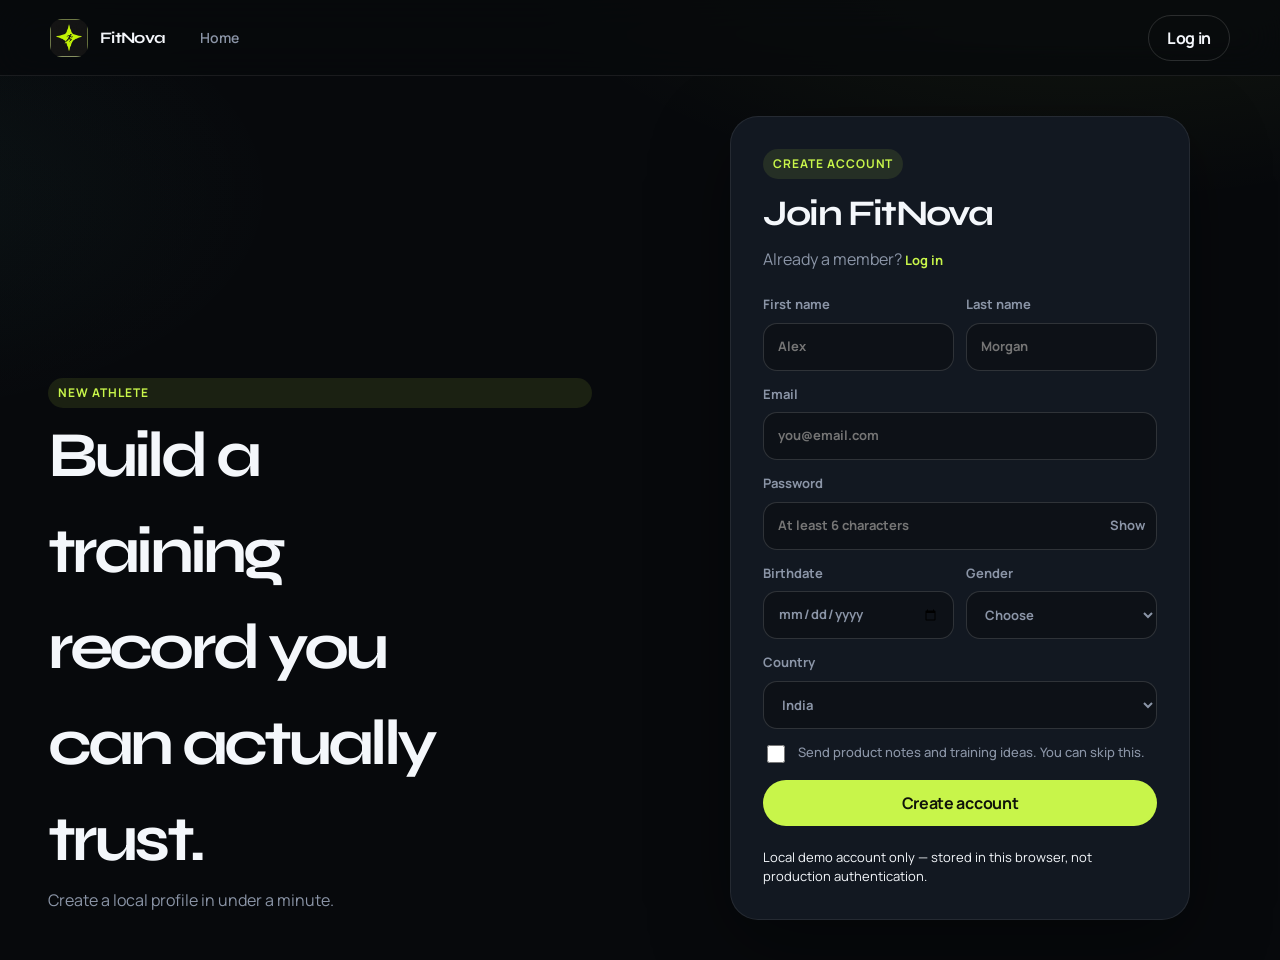
<file: html/pages/signup.html>
<!DOCTYPE html>
<html lang="en">
<head>
  <meta charset="UTF-8">
  <meta name="viewport" content="width=device-width, initial-scale=1.0">
  <title>Sign up — FitNova</title>
  <link rel="preconnect" href="https://fonts.googleapis.com">
  <link rel="preconnect" href="https://fonts.gstatic.com" crossorigin>
  <link href="https://fonts.googleapis.com/css2?family=Manrope:wght@400;600;700;800&family=Syne:wght@700;800&display=swap" rel="stylesheet">
  <link rel="stylesheet" href="./css/app.css">
</head>
<body data-chrome="auth" data-active="signup">
  <!-- Sign-up page. The form id is signup-form. app.js saves the new account in this browser. -->
  <div class="page">
    <div data-header></div>
    <main id="main" class="auth-shell">
      <!-- Side message for new users. -->
      <section class="auth-visual">
        <span class="chip">New athlete</span>
        <h2>Build a training record you can actually trust.</h2>
        <p class="muted">Create a local profile in under a minute.</p>
      </section>
      <!-- Sign-up form. app.js saves the account in this browser. -->
      <section class="auth-form">
        <div class="auth-card">
          <span class="chip">Create account</span>
          <h1>Join FitNova</h1>
          <p class="muted">Already a member? <button class="text-btn" type="button" data-go="login">Log in</button></p>
          <form id="signup-form" class="form-grid">
            <div class="form-row">
              <label>First name
                <input type="text" name="fname" id="fname" placeholder="Alex" required>
              </label>
              <label>Last name
                <input type="text" name="lname" id="lname" placeholder="Morgan" required>
              </label>
            </div>
            <label>Email
              <input type="email" name="email" id="email" placeholder="you@email.com" required>
            </label>
            <label>Password
              <div class="password-field">
                <input type="password" name="password" id="password" placeholder="At least 6 characters" required>
                <button type="button" class="text-btn" data-toggle-password="password">Show</button>
              </div>
            </label>
            <div class="form-row">
              <label>Birthdate
                <input type="date" name="birthdate" id="birthdate" required>
              </label>
              <label>Gender
                <select name="gender" id="gender" required>
                  <option value="">Choose</option>
                  <option value="female">Female</option>
                  <option value="male">Male</option>
                  <option value="other">Prefer not to say</option>
                </select>
              </label>
            </div>
            <label>Country
              <select name="country" id="country" required>
                <option value="India">India</option>
                <option value="United States">United States</option>
                <option value="United Kingdom">United Kingdom</option>
                <option value="Canada">Canada</option>
                <option value="Australia">Australia</option>
                <option value="Germany">Germany</option>
                <option value="Singapore">Singapore</option>
                <option value="United Arab Emirates">United Arab Emirates</option>
              </select>
            </label>
            <label class="check">
              <input type="checkbox" id="checkbox">
              <span>Send product notes and training ideas. You can skip this.</span>
            </label>
            <p id="signup-error" class="form-error"></p>
            <button class="btn btn-primary btn-full" type="submit">Create account</button>
            <p class="help">Local demo account only — stored in this browser, not production authentication.</p>
          </form>
        </div>
      </section>
    </main>
  </div>
  <script src="./js/utils.js"></script>
  <script src="./js/db.js"></script>
  <script src="./js/storage.js"></script>
  <script src="./js/app.js"></script>
</body>
</html>
</file>
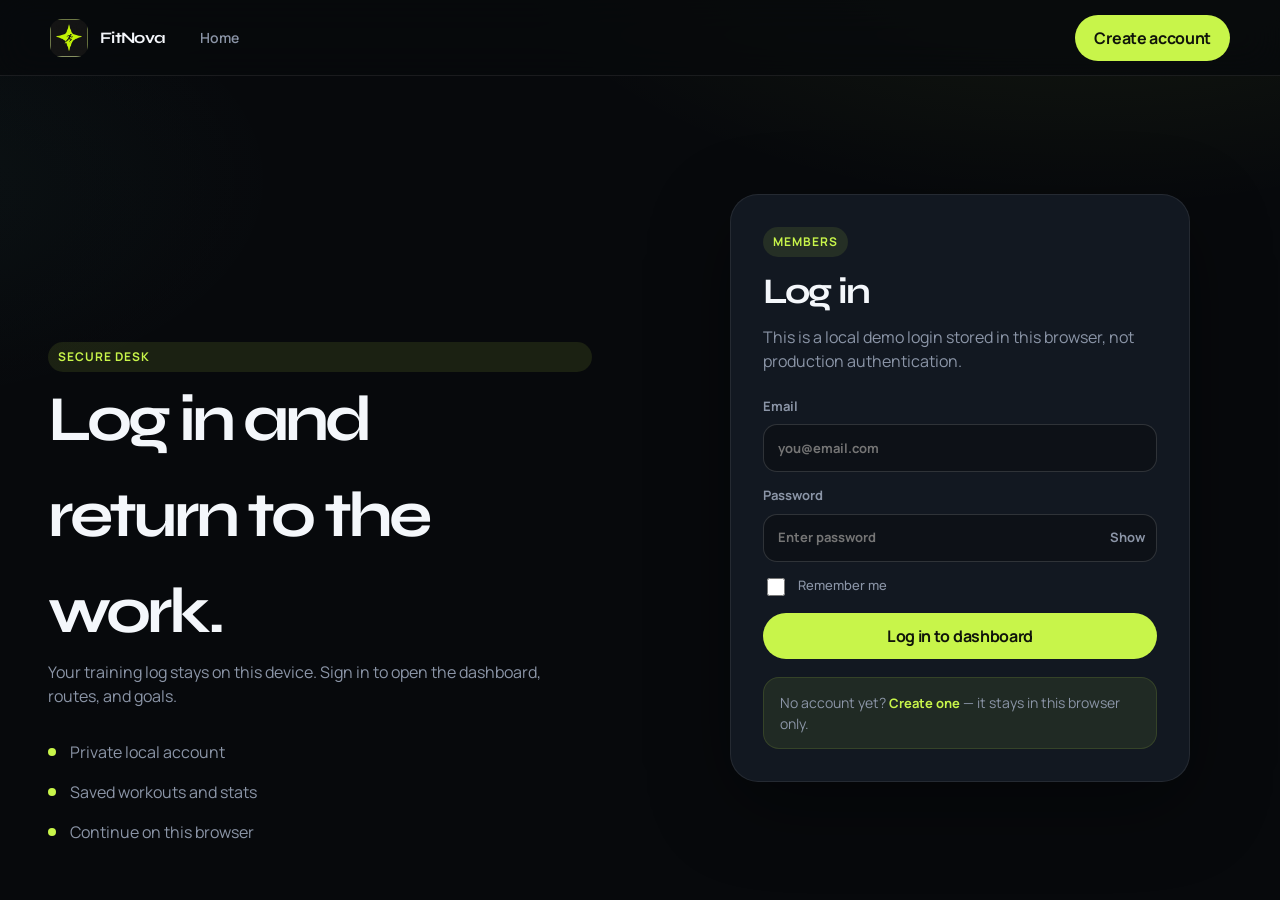
<file: html/pages/timer.html>
<!DOCTYPE html>
<html lang="en">
<head>
  <meta charset="UTF-8">
  <meta name="viewport" content="width=device-width, initial-scale=1.0">
  <title>Workout & Rest Timers — FitNova</title>
  <link rel="preconnect" href="https://fonts.googleapis.com">
  <link rel="preconnect" href="https://fonts.gstatic.com" crossorigin>
  <link href="https://fonts.googleapis.com/css2?family=Manrope:wght@400;600;700;800&family=Syne:wght@700;800&display=swap" rel="stylesheet">
  <link rel="stylesheet" href="./css/app.css">
  <link rel="stylesheet" href="./css/timer.css">
</head>
<body data-chrome="app" data-active="timer">
  <!-- Timer page. timer.js runs the clocks. audio.js plays the beeps. -->
  <div class="page">
    <div data-header></div>
    <main id="main" class="app-main">
      <div class="wrap">
        <div class="page-head">
          <div>
            <p class="muted">Interval &amp; Training Pacing</p>
            <h1 class="page-title">Workout &amp; Rest Timers</h1>
          </div>
          <div style="display:flex;gap:10px;align-items:center;">
            <button id="sound-toggle-btn" class="pill active" type="button" title="Mute or unmute beeps and songs">🔊 Sound On</button>
            <button id="btn-test-sound" class="pill" type="button" title="Play a test beep">▶ Test sound</button>
          </div>
        </div>

        <section class="card-grid" style="margin-bottom: 24px;">
          <article class="panel">
            <div class="tracker-header">
              <span class="chip">Stopwatch</span>
              <span class="muted" style="font-size:12px;">Persists across refresh</span>
            </div>
            <h3>Active Session Timer</h3>
            <div id="stopwatch-display" class="timer-display">00:00:00</div>
            <p class="muted" style="font-size:13px;margin-bottom:20px;">
              Tracks total duration under load, including if you switch tabs.
            </p>
            <div class="timer-controls">
              <button id="btn-stopwatch-start" class="btn btn-primary" type="button">Start Workout</button>
              <button id="btn-stopwatch-pause" class="btn btn-primary" type="button" style="display:none;background:var(--orange);">Pause</button>
              <button id="btn-stopwatch-stop" class="btn btn-secondary" type="button">Stop &amp; Save</button>
              <button id="btn-stopwatch-reset" class="btn btn-secondary" type="button">Reset</button>
              <button id="btn-stopwatch-log" class="btn btn-ghost" type="button" style="margin-left:auto;">+ Log as Session</button>
            </div>
          </article>

          <article class="panel">
            <div class="tracker-header">
              <span class="chip" style="background:rgba(110,231,216,0.12);color:var(--cyan);border-color:rgba(110,231,216,0.3);">Rest Countdown</span>
              <span class="muted" style="font-size:12px;">Beep when rest ends</span>
            </div>
            <h3>Between Sets Interval</h3>
            <div id="rest-display" class="timer-display" style="color:var(--cyan);">00:01:00</div>
            <div class="progress" style="margin-bottom:16px;">
              <span id="rest-progress-bar" style="width:100%;background:linear-gradient(90deg,var(--cyan),var(--accent));"></span>
            </div>
            <div class="filters" style="margin-bottom:18px;">
              <button class="pill" type="button" data-rest-preset="30">30s</button>
              <button class="pill" type="button" data-rest-preset="45">45s</button>
              <button class="pill active" type="button" data-rest-preset="60">60s</button>
              <button class="pill" type="button" data-rest-preset="90">90s</button>
              <button class="pill" type="button" id="btn-custom-rest">Custom</button>
            </div>
            <div class="timer-controls">
              <button id="btn-rest-start" class="btn btn-primary" type="button">Start Rest</button>
              <button id="btn-rest-pause" class="btn btn-primary" type="button" style="display:none;background:var(--orange);">Pause</button>
              <button id="btn-rest-reset" class="btn btn-secondary" type="button">Reset</button>
            </div>
          </article>
        </section>

        <!-- Music player. music.js plays built-in mixes or a file you upload. -->
        <section class="panel" style="margin-bottom:24px;">
          <div class="section-head">
            <div>
              <p class="panel-kicker">Punjabi music</p>
              <h3>Workout songs</h3>
            </div>
          </div>
          <p class="muted" style="margin-bottom:12px;">Use a built-in mix, or upload your own MP3 / WAV / M4A. Files stay in this browser only — nothing is sent to a server.</p>
          <p id="music-now-playing" style="font-weight:700;margin-bottom:4px;">Bhangra Gym Mix · paused</p>
          <p id="music-now-hint" class="muted" style="margin-bottom:12px;">Tumbi melody with a dhol beat</p>
          <div id="punjabi-track-list" class="filters" style="margin-bottom:16px;"></div>
          <audio id="punjabi-audio" controls loop preload="auto" style="width:100%;margin-bottom:14px;"></audio>
          <div class="timer-controls" style="margin-bottom:18px;">
            <button id="btn-music-play" class="btn btn-primary" type="button">Play</button>
            <button id="btn-music-pause" class="btn btn-secondary" type="button">Pause</button>
            <button id="btn-music-next" class="btn btn-ghost" type="button">Next song</button>
          </div>
          <div class="tracker-header" style="margin-bottom:10px;">
            <h4 style="margin:0;">My songs</h4>
            <button id="btn-upload-songs" class="btn btn-secondary btn-sm" type="button">Upload songs</button>
          </div>
          <input id="song-upload" type="file" accept="audio/*,.mp3,.wav,.m4a,.ogg,.aac,.mp4" multiple style="position:absolute;left:-9999px;width:1px;height:1px;opacity:0;">
          <p class="muted" style="font-size:13px;margin-bottom:10px;">Choose files from your phone or computer. Max 20 MB each.</p>
          <div id="my-songs-list"></div>
        </section>
      </div>
    </main>
    <div data-footer></div>
  </div>
  <script src="./js/utils.js"></script>
  <script src="./js/db.js"></script>
  <script src="./js/storage.js"></script>
  <script src="./js/audio.js"></script>
  <script src="./js/music.js"></script>
  <script src="./js/timer.js"></script>
  <script src="./js/workouts.js"></script>
  <script src="./js/app.js"></script>
</body>
</html>
</file>
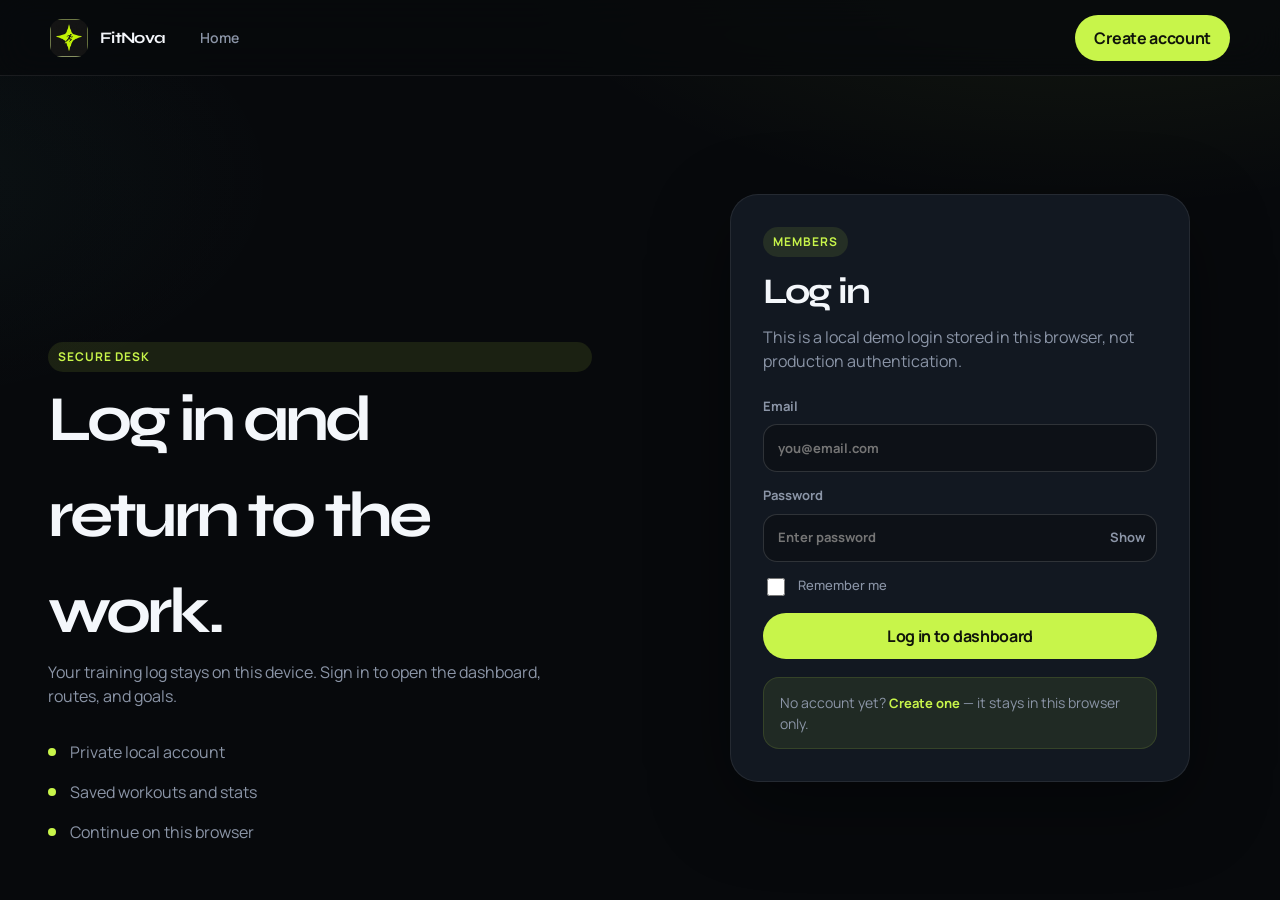
<file: html/pages/workout.html>
<!DOCTYPE html>
<html lang="en">
<head>
  <meta charset="UTF-8">
  <meta name="viewport" content="width=device-width, initial-scale=1.0">
  <title>Dashboard — FitNova</title>
  <link rel="preconnect" href="https://fonts.googleapis.com">
  <link rel="preconnect" href="https://fonts.gstatic.com" crossorigin>
  <link href="https://fonts.googleapis.com/css2?family=Manrope:wght@400;600;700;800&family=Syne:wght@700;800&display=swap" rel="stylesheet">
  <link rel="stylesheet" href="./css/app.css">
</head>
<body data-chrome="app" data-active="dashboard">
  <!-- Dashboard. After login, this is the home screen. dashboard.js fills the numbers. -->
  <div class="page">
    <div data-header></div>
    <main id="main" class="app-main">
      <div class="wrap">
        <div class="page-head">
          <div>
            <p class="muted" id="today-date"></p>
            <p class="muted" id="last-visit"></p>
            <h1 class="page-title" id="greeting">Welcome back</h1>
          </div>
          <button class="btn btn-primary" type="button" data-open-log>+ Log workout</button>
        </div>

        <section class="panel" style="margin-bottom:20px;">
          <div class="section-head">
            <div>
              <p class="panel-kicker">Daily tip</p>
              <h3>Quote &amp; nutrition</h3>
            </div>
          </div>
          <div id="daily-advice-widget">
            <p class="muted">Loading daily tip...</p>
          </div>
        </section>

        <section class="today-highlight-bar">
          <div class="streak-badge" id="streak-badge" aria-live="polite">
            <span class="streak-flame" aria-hidden="true">⚡</span>
            <span>Calculating streak...</span>
          </div>
          <div class="daily-score-wrap">
            <div class="daily-ring" data-daily-ring role="progressbar" aria-valuenow="0" aria-valuemin="0" aria-valuemax="100">
              <span data-daily-overall>0%</span>
            </div>
            <div>
              <strong style="display:block;font-size:15px;">Daily Target Completion</strong>
              <p class="muted" style="font-size:13px;" data-daily-label>Steps, hydration, calories &amp; workout score</p>
            </div>
          </div>
        </section>

        <section class="today-activity-grid" aria-label="Today's activity">
          <article class="mini-metric"><span>Steps</span><strong data-today-steps>0</strong></article>
          <article class="mini-metric"><span>Distance</span><strong data-today-distance>0.0 mi</strong></article>
          <article class="mini-metric"><span>Calories burned</span><strong data-today-calories>0</strong></article>
          <article class="mini-metric"><span>Active minutes</span><strong data-today-minutes>0 min</strong></article>
          <article class="mini-metric"><span>Water</span><strong data-today-water>0 L</strong></article>
          <article class="mini-metric"><span>Workouts</span><strong data-today-workouts>0</strong></article>
        </section>

        <section class="quick-actions" aria-label="Quick actions">
          <button class="quick-action" type="button" data-quick="timer"><span>Start workout</span><strong>Timer</strong></button>
          <button class="quick-action" type="button" data-quick="log"><span>Log workout</span><strong>Add session</strong></button>
          <button class="quick-action" type="button" data-quick="water"><span>Add water</span><strong>+250 ml</strong></button>
          <button class="quick-action" type="button" data-quick="steps"><span>Add steps</span><strong>+1,000</strong></button>
        </section>

        <section class="panel" style="margin-bottom:20px;">
          <div class="section-head"><div><p class="panel-kicker">Progress</p><h3>Today at a glance</h3></div></div>
          <div class="feature-grid">
            <article class="card"><span>Daily steps</span><div class="progress"><span data-goal-bar="steps"></span></div><p class="help" data-goal-copy="dash-steps">0 / 10000</p></article>
            <article class="card"><span>Water</span><div class="progress"><span data-goal-bar="water"></span></div><p class="help" data-goal-copy="dash-water">0 L / 2 L</p></article>
            <article class="card"><span>Weekly workouts</span><div class="progress"><span data-goal-bar="weekly"></span></div><p class="help" data-goal-copy="dash-weekly">0 / 4</p></article>
            <article class="card"><span>Workout streak</span><p class="help" data-goal-copy="dash-streak">0 day streak</p></article>
          </div>
        </section>

        <section class="tracker-grid">
          <article class="tracker-card step-card">
            <div>
              <div class="tracker-header">
                <span class="tracker-title">Daily Steps</span>
                <span class="tracker-pct" data-step-pct>0%</span>
              </div>
              <div class="tracker-stat-row">
                <strong class="tracker-value" data-step-current>0</strong>
                <span class="tracker-goal">/ <span data-step-goal>10,000</span> steps</span>
              </div>
              <div class="progress" role="progressbar" aria-label="Daily steps progress" aria-valuemin="0" aria-valuemax="100" aria-valuenow="0">
                <span data-step-bar></span>
              </div>
            </div>
            <div class="tracker-actions">
              <button class="btn btn-ghost btn-xs" type="button" data-step-add="500">+500</button>
              <button class="btn btn-ghost btn-xs" type="button" data-step-add="1000">+1k</button>
              <button class="btn btn-ghost btn-xs" type="button" data-step-add="-500">-500</button>
              <button class="btn btn-secondary btn-xs" type="button" data-step-custom>Custom</button>
              <button class="btn btn-secondary btn-xs" type="button" data-step-reset title="Reset steps">Reset</button>
            </div>
          </article>

          <article class="tracker-card water-card">
            <div>
              <div class="tracker-header">
                <span class="tracker-title">Hydration</span>
                <span class="tracker-pct" data-water-pct>0%</span>
              </div>
              <div class="tracker-stat-row">
                <strong class="tracker-value"><span data-water-current>0</span> <span style="font-size:18px;font-weight:600;color:var(--muted)">gl</span></strong>
                <span class="tracker-goal">/ <span data-water-goal>8</span> glasses (<span data-water-ml>0 / 2000 ml</span>)</span>
              </div>
              <div class="water-visual-grid" data-water-visual aria-label="Water glasses indicator"></div>
              <div class="progress" role="progressbar" aria-label="Hydration progress" aria-valuemin="0" aria-valuemax="100" aria-valuenow="0">
                <span data-water-bar style="background: linear-gradient(90deg, var(--cyan), #4ab8f5);"></span>
              </div>
            </div>
            <div class="tracker-actions">
              <button class="btn btn-ghost btn-xs" type="button" data-water-add-ml="250">250 ml</button>
              <button class="btn btn-ghost btn-xs" type="button" data-water-add-ml="500">500 ml</button>
              <button class="btn btn-ghost btn-xs" type="button" data-water-add-ml="750">750 ml</button>
              <button class="btn btn-ghost btn-xs" type="button" data-water-add-ml="1000">1000 ml</button>
              <button class="btn btn-secondary btn-xs" type="button" data-water-custom>Custom</button>
              <button class="btn btn-ghost btn-xs" type="button" data-water-add>+1 Glass</button>
              <button class="btn btn-ghost btn-xs" type="button" data-water-remove>-1 Glass</button>
              <button class="btn btn-secondary btn-xs" type="button" data-water-reset title="Reset water">Reset</button>
            </div>
          </article>

          <article class="tracker-card cal-card">
            <div>
              <div class="tracker-header">
                <span class="tracker-title">Calories Consumed</span>
                <span class="tracker-pct" data-cal-pct>0%</span>
              </div>
              <div class="tracker-stat-row">
                <strong class="tracker-value" data-cal-consumed>0</strong>
                <span class="tracker-goal">/ <span data-cal-goal>2,200</span> kcal</span>
              </div>
              <p class="delta cal-positive" data-cal-remaining>2,200 kcal left</p>
              <div class="progress" role="progressbar" aria-label="Calorie progress" aria-valuemin="0" aria-valuemax="100" aria-valuenow="0">
                <span data-cal-bar style="background: linear-gradient(90deg, var(--orange), #ff5d6c);"></span>
              </div>
            </div>
            <div class="tracker-actions">
              <button class="btn btn-ghost btn-xs" type="button" data-cal-add="150">+150</button>
              <button class="btn btn-ghost btn-xs" type="button" data-cal-add="300">+300</button>
              <button class="btn btn-ghost btn-xs" type="button" data-cal-add="500">+500</button>
              <button class="btn btn-secondary btn-xs" type="button" data-cal-custom>Custom</button>
              <button class="btn btn-secondary btn-xs" type="button" data-cal-reset title="Reset calories">Reset</button>
            </div>
          </article>
        </section>

        <section class="stat-grid">
          <article class="stat-card">
            <span>Distance</span>
            <strong class="stat-value"><span data-stat="distance">0.0</span> mi</strong>
            <p class="delta">All logged sessions</p>
          </article>
          <article class="stat-card">
            <span>Duration</span>
            <strong class="stat-value" data-stat="duration">0m</strong>
            <p class="delta">Time under load</p>
          </article>
          <article class="stat-card">
            <span>Calories</span>
            <strong class="stat-value"><span data-stat="calories">0</span> kcal</strong>
            <p class="delta">Energy burned</p>
          </article>
          <article class="stat-card">
            <span>Workouts</span>
            <strong class="stat-value" data-stat="workouts">0</strong>
            <p class="delta">Completed sessions</p>
          </article>
        </section>

        <section class="layout-2" style="margin-bottom: 24px;">
          <article class="panel">
            <div class="section-head">
              <div>
                <p class="panel-kicker">Calendar</p>
                <h3>This month</h3>
              </div>
              <button class="btn btn-ghost" data-open-log type="button">Add session</button>
            </div>
            <div id="calendar" class="calendar"></div>
          </article>
          <aside class="panel">
            <p class="panel-kicker">Activity</p>
            <h3>Recent work</h3>
            <div id="activity-list"></div>
            <p style="margin-top:12px;"><a class="btn btn-ghost btn-sm" href="history.html">View all workouts</a></p>
          </aside>
        </section>
      </div>
    </main>
    <div data-footer></div>
  </div>
  <script src="./js/utils.js"></script>
  <script src="./js/db.js"></script>
  <script src="./js/storage.js"></script>
  <script src="./js/api.js"></script>
  <script src="./js/dashboard.js"></script>
  <script src="./js/workouts.js"></script>
  <script src="./js/app.js"></script>
</body>
</html>
</file>
<file: html/pages/css/app.css>
:root {
  --bg: #07090c;
  --bg-soft: #0d1117;
  --surface: #121821;
  --surface-2: #18212c;
  --surface-3: #1e2836;
  --line: rgba(255, 255, 255, 0.08);
  --line-strong: rgba(255, 255, 255, 0.14);
  --text: #f4f7fb;
  --muted: #8b95a7;
  --faint: #667085;
  --accent: #c8f54a;
  --accent-2: #9be34a;
  --accent-ink: #10140a;
  --cyan: #6ee7d8;
  --orange: #ff8b4a;
  --pink: #ff7ab6;
  --red: #ff5d6c;
  --shadow: 0 24px 80px rgba(0, 0, 0, 0.38);
  --radius: 22px;
  --radius-sm: 14px;
  --header: 76px;
  --font: "Manrope", system-ui, sans-serif;
  --display: "Syne", "Manrope", sans-serif;
}

*,
*::before,
*::after {
  box-sizing: border-box;
}

html {
  scroll-behavior: smooth;
}

html,
body {
  margin: 0;
  min-height: 100%;
  background: var(--bg);
  color: var(--text);
  font-family: var(--font);
  font-size: 16px;
  line-height: 1.5;
}

body {
  background:
    radial-gradient(1200px 600px at 85% -10%, rgba(200, 245, 74, 0.08), transparent 50%),
    radial-gradient(900px 500px at -10% 20%, rgba(110, 231, 216, 0.06), transparent 45%),
    var(--bg);
}

img {
  max-width: 100%;
  display: block;
}

a {
  color: inherit;
  text-decoration: none;
}

button,
input,
select,
textarea {
  font: inherit;
  color: inherit;
}

button {
  cursor: pointer;
}

h1,
h2,
h3,
h4,
p {
  margin: 0;
}

.skip-link {
  position: absolute;
  left: 16px;
  top: -40px;
  z-index: 80;
  background: var(--accent);
  color: var(--accent-ink);
  padding: 8px 12px;
  border-radius: 8px;
}

.skip-link:focus {
  top: 16px;
}

.page {
  min-height: 100vh;
  display: flex;
  flex-direction: column;
}

.wrap {
  width: min(1180px, calc(100% - 32px));
  margin: 0 auto;
}

.site-header {
  position: sticky;
  top: 0;
  z-index: 40;
  height: var(--header);
  display: flex;
  align-items: center;
  backdrop-filter: blur(18px);
  background: rgba(7, 9, 12, 0.78);
  border-bottom: 1px solid var(--line);
}

.header-inner {
  width: min(1180px, calc(100% - 32px));
  margin: 0 auto;
  display: flex;
  align-items: center;
  justify-content: space-between;
  gap: 16px;
}

.brand {
  display: flex;
  align-items: center;
  gap: 12px;
  font-family: var(--display);
  font-weight: 700;
  letter-spacing: -0.04em;
  border: 0;
  background: transparent;
  color: inherit;
  cursor: pointer;
  padding: 0;
  font-size: inherit;
}

.brand-mark {
  width: 38px;
  height: 38px;
  border-radius: 12px;
  display: grid;
  place-items: center;
  background: transparent;
  overflow: hidden;
}

.brand-mark img {
  width: 100%;
  height: 100%;
  object-fit: cover;
}

.spotify-frame iframe {
  display: block;
  width: 100%;
  min-height: 152px;
  border: 0;
  border-radius: 16px;
}

.spotify-logo-img {
  width: 48px;
  height: 48px;
  object-fit: contain;
  background: #fff;
  border-radius: 12px;
  padding: 4px;
}

.hero-photo {
  width: 100%;
  border-radius: 18px;
  margin-top: 16px;
  object-fit: cover;
  max-height: 180px;
}

.header-menus {
  display: flex;
  align-items: center;
  flex: 1;
  gap: 16px;
}

.nav-links {
  display: flex;
  align-items: center;
  flex-wrap: wrap;
  gap: 2px;
  margin-left: 8px;
}

.nav-actions {
  margin-left: auto;
  display: flex;
  align-items: center;
  gap: 10px;
}

.nav-links a,
.nav-links button.linkish {
  border: 0;
  background: transparent;
  color: var(--muted);
  padding: 8px 10px;
  border-radius: 999px;
  font-size: 14px;
  font-weight: 600;
}

.nav-links a:hover,
.nav-links a.active,
.nav-links button.linkish:hover {
  color: var(--text);
  background: rgba(255, 255, 255, 0.05);
}

.menu-toggle {
  display: none;
  width: 44px;
  height: 44px;
  border: 1px solid var(--line);
  background: var(--surface);
  border-radius: 12px;
}

.btn {
  display: inline-flex;
  align-items: center;
  justify-content: center;
  gap: 8px;
  min-height: 46px;
  padding: 0 18px;
  border-radius: 999px;
  border: 1px solid transparent;
  font-weight: 700;
  letter-spacing: -0.02em;
  transition: transform 0.18s ease, background 0.18s ease, border-color 0.18s ease;
}

.btn:hover {
  transform: translateY(-1px);
}

.btn:focus-visible,
input:focus-visible,
select:focus-visible,
textarea:focus-visible {
  outline: 2px solid var(--accent);
  outline-offset: 2px;
}

.btn-primary {
  background: var(--accent);
  color: var(--accent-ink);
}

.btn-secondary {
  background: transparent;
  color: var(--text);
  border-color: var(--line-strong);
}

.btn-ghost {
  background: var(--surface-2);
  color: var(--text);
}

.btn-full {
  width: 100%;
}

.chip {
  display: inline-flex;
  align-items: center;
  gap: 8px;
  padding: 6px 10px;
  border-radius: 999px;
  background: rgba(200, 245, 74, 0.1);
  color: var(--accent);
  font-size: 12px;
  font-weight: 700;
  letter-spacing: 0.08em;
  text-transform: uppercase;
}

.hero {
  padding: 56px 0 72px;
}

.hero-grid {
  display: grid;
  grid-template-columns: 1.1fr 0.9fr;
  gap: 48px;
  align-items: center;
}

.hero h1 {
  font-family: var(--display);
  font-size: clamp(44px, 7vw, 84px);
  line-height: 0.92;
  letter-spacing: -0.06em;
  margin: 16px 0 18px;
}

.lede {
  color: var(--muted);
  font-size: 18px;
  max-width: 520px;
}

.hero-actions {
  display: flex;
  flex-wrap: wrap;
  gap: 12px;
  margin-top: 28px;
}

.hero-meta {
  display: flex;
  gap: 28px;
  margin-top: 36px;
  color: var(--muted);
  font-size: 13px;
}

.hero-meta strong {
  display: block;
  color: var(--text);
  font-size: 22px;
  font-family: var(--display);
}

.device {
  position: relative;
  min-height: 520px;
}

.device-card {
  position: absolute;
  background: linear-gradient(180deg, rgba(255, 255, 255, 0.04), rgba(255, 255, 255, 0.02));
  border: 1px solid var(--line);
  border-radius: 28px;
  box-shadow: var(--shadow);
  backdrop-filter: blur(16px);
  padding: 20px;
}

.device-main {
  inset: 20px 30px 80px 0;
}

.device-side {
  right: 0;
  bottom: 20px;
  width: 210px;
}

.metric-row,
.stat-grid,
.card-grid,
.feature-grid {
  display: grid;
  gap: 16px;
}

.metric-row {
  grid-template-columns: repeat(2, 1fr);
  margin-top: 18px;
}

.mini-stat,
.panel,
.card {
  background: var(--surface);
  border: 1px solid var(--line);
  border-radius: var(--radius);
}

.mini-stat {
  padding: 16px;
}

.mini-stat span,
.panel-kicker,
.muted {
  color: var(--muted);
}

.mini-stat strong,
.stat-value {
  display: block;
  font-family: var(--display);
  font-size: 28px;
  letter-spacing: -0.05em;
  margin-top: 6px;
}

.section {
  padding: 32px 0 80px;
}

.section-head {
  display: flex;
  justify-content: space-between;
  align-items: end;
  gap: 16px;
  margin-bottom: 24px;
}

.section-head h2,
.page-title,
.auth-copy h1 {
  font-family: var(--display);
  letter-spacing: -0.05em;
  line-height: 1;
}

.section-head h2 {
  font-size: clamp(28px, 4vw, 44px);
}

.feature-grid {
  grid-template-columns: repeat(3, 1fr);
}

.card,
.panel {
  padding: 24px;
}

.card h3,
.panel h3 {
  font-size: 20px;
  letter-spacing: -0.03em;
  margin: 12px 0 8px;
}

.icon-blob {
  width: 48px;
  height: 48px;
  border-radius: 16px;
  display: grid;
  place-items: center;
  background: rgba(200, 245, 74, 0.12);
  font-size: 20px;
}

.strip {
  display: grid;
  grid-template-columns: repeat(3, 1fr);
  border: 1px solid var(--line);
  border-radius: 32px;
  overflow: hidden;
  background: var(--surface);
}

.strip article {
  padding: 36px;
  border-right: 1px solid var(--line);
}

.strip article:last-child {
  border-right: 0;
}

.strip span {
  color: var(--muted);
  font-size: 13px;
  font-weight: 700;
  letter-spacing: 0.08em;
  text-transform: uppercase;
}

.strip strong {
  display: block;
  margin-top: 10px;
  font-family: var(--display);
  font-size: 48px;
  letter-spacing: -0.06em;
}

.site-footer {
  margin-top: auto;
  border-top: 1px solid var(--line);
  padding: 36px 0 28px;
  color: var(--muted);
}

.footer-grid {
  display: grid;
  grid-template-columns: 1.4fr 1fr 1fr;
  gap: 24px;
}

.footer-grid h4 {
  color: var(--text);
  margin-bottom: 12px;
}

.footer-grid a,
.footer-grid p,
.footer-grid button.linkish {
  display: block;
  margin: 6px 0;
  font-size: 14px;
  border: 0;
  background: transparent;
  color: inherit;
  text-align: left;
  padding: 0;
  font-weight: 600;
}

.footer-grid a {
  cursor: pointer;
}

.footer-grid button.linkish {
  cursor: default;
}

.legal {
  margin-top: 28px;
  font-size: 12px;
}

.auth-shell {
  min-height: calc(100vh - var(--header));
  display: grid;
  grid-template-columns: 1fr 1fr;
}

.auth-visual {
  padding: 48px;
  display: flex;
  flex-direction: column;
  justify-content: flex-end;
  background:
    linear-gradient(180deg, rgba(7, 9, 12, 0.1), rgba(7, 9, 12, 0.82)),
    url("https://images.unsplash.com/photo-1571019614242-c5c5dee9f50b?auto=format&fit=crop&w=1400&q=80") center/cover;
}

.auth-visual h2 {
  font-family: var(--display);
  font-size: clamp(36px, 5vw, 64px);
  letter-spacing: -0.06em;
  max-width: 420px;
}

.login-visual {
  background:
    linear-gradient(180deg, rgba(7, 9, 12, 0.18), rgba(7, 9, 12, 0.86)),
    url("https://images.unsplash.com/photo-1517836357463-d25dfeac3438?auto=format&fit=crop&w=1400&q=80") center/cover;
}

.auth-points {
  margin: 24px 0 0;
  padding: 0;
  list-style: none;
  color: var(--muted);
}

.auth-points li {
  position: relative;
  padding: 8px 0 8px 22px;
}

.auth-points li::before {
  content: "";
  position: absolute;
  left: 0;
  top: 16px;
  width: 8px;
  height: 8px;
  border-radius: 50%;
  background: var(--accent);
}

.password-field {
  position: relative;
}

.password-field input {
  padding-right: 76px;
}

.text-btn {
  border: 0;
  background: transparent;
  color: var(--accent);
  font-size: 13px;
  font-weight: 700;
  padding: 0;
  min-height: auto;
}

.password-field .text-btn {
  position: absolute;
  right: 12px;
  top: 50%;
  transform: translateY(-50%);
  color: var(--muted);
}

.auth-tools {
  display: flex;
  justify-content: space-between;
  align-items: center;
  gap: 12px;
}

.auth-note {
  margin-top: 18px;
  padding: 14px 16px;
  border-radius: 16px;
  background: rgba(200, 245, 74, 0.08);
  border: 1px solid rgba(200, 245, 74, 0.12);
  color: var(--muted);
  font-size: 14px;
}

.auth-form {
  display: flex;
  align-items: center;
  justify-content: center;
  padding: 40px 20px;
}

.auth-card {
  width: min(460px, 100%);
  background: var(--surface);
  border: 1px solid var(--line);
  border-radius: 28px;
  padding: 32px;
  box-shadow: var(--shadow);
}

.auth-card a {
  color: var(--accent);
  font-weight: 700;
}

.auth-card h1 {
  font-family: var(--display);
  font-size: 36px;
  letter-spacing: -0.05em;
  margin: 8px 0 6px;
}

.form-grid {
  display: grid;
  gap: 14px;
  margin-top: 24px;
}

.form-row {
  display: grid;
  grid-template-columns: 1fr 1fr;
  gap: 12px;
}

label {
  display: grid;
  gap: 8px;
  font-size: 13px;
  font-weight: 700;
  color: var(--muted);
}

input,
select,
textarea {
  width: 100%;
  min-height: 48px;
  border-radius: 14px;
  border: 1px solid var(--line-strong);
  background: var(--bg-soft);
  padding: 0 14px;
}

textarea {
  min-height: 120px;
  padding: 12px 14px;
  resize: vertical;
}

.help,
.form-error {
  font-size: 13px;
  margin-top: 8px;
}

.form-error {
  color: var(--red);
  display: none;
}

.form-error.show {
  display: block;
}

.check {
  display: flex;
  gap: 10px;
  align-items: flex-start;
  color: var(--muted);
  font-size: 13px;
  font-weight: 500;
}

.check input {
  width: 18px;
  min-height: 18px;
  margin-top: 2px;
}

.app-main {
  padding: 28px 0 64px;
}

.page-head {
  display: flex;
  justify-content: space-between;
  align-items: flex-start;
  gap: 16px;
  margin-bottom: 24px;
}

.page-title {
  font-size: clamp(32px, 5vw, 48px);
}

.tabs {
  display: flex;
  gap: 8px;
  flex-wrap: wrap;
}

.tabs a,
.pill {
  border: 1px solid var(--line);
  background: var(--surface);
  color: var(--muted);
  border-radius: 999px;
  padding: 8px 14px;
  font-size: 13px;
  font-weight: 700;
}

.tabs a.active,
.pill.active,
.pill:hover {
  background: var(--accent);
  color: var(--accent-ink);
  border-color: var(--accent);
}

.stat-grid {
  grid-template-columns: repeat(4, 1fr);
  margin-bottom: 20px;
}

.stat-card {
  padding: 22px;
  background: var(--surface);
  border: 1px solid var(--line);
  border-radius: var(--radius);
  min-height: 140px;
}

.stat-card span {
  color: var(--muted);
  font-size: 13px;
  font-weight: 700;
}

.delta {
  margin-top: 10px;
  font-size: 12px;
  color: var(--cyan);
}

.layout-2 {
  display: grid;
  grid-template-columns: 1.7fr 0.9fr;
  gap: 16px;
}

.calendar {
  display: grid;
  grid-template-columns: repeat(7, 1fr);
  gap: 8px;
}

.cal-day,
.cal-label {
  min-height: 92px;
  border-radius: 16px;
  border: 1px solid var(--line);
  background: var(--surface-2);
  padding: 10px;
}

.cal-label {
  min-height: auto;
  background: transparent;
  border: 0;
  color: var(--faint);
  font-size: 12px;
  font-weight: 700;
  letter-spacing: 0.06em;
}

.cal-day.today {
  border-color: var(--accent);
  box-shadow: inset 0 0 0 1px var(--accent);
}

.cal-day.has-workout {
  background: linear-gradient(180deg, rgba(200, 245, 74, 0.16), var(--surface-2));
}

.cal-day.empty {
  opacity: 0.35;
}

.activity-item {
  display: flex;
  justify-content: space-between;
  gap: 12px;
  padding: 14px 0;
  border-bottom: 1px solid var(--line);
}

.activity-item:last-child {
  border-bottom: 0;
}

.empty-state {
  text-align: center;
  padding: 28px 12px;
  color: var(--muted);
}

.filters {
  display: flex;
  flex-wrap: wrap;
  gap: 10px;
  margin-bottom: 20px;
}

.chart-wrap {
  background: var(--surface);
  border: 1px solid var(--line);
  border-radius: var(--radius);
  padding: 20px;
  margin-bottom: 16px;
}

canvas {
  width: 100%;
  height: 280px;
  display: block;
}

.perf-list {
  display: grid;
  gap: 8px;
}

.perf-list div {
  display: flex;
  justify-content: space-between;
  padding: 14px 16px;
  border-radius: 16px;
  background: var(--surface-2);
  border: 1px solid var(--line);
}

.route-hero {
  padding: 18px 28px 28px;
  border-radius: 32px;
  background:
    linear-gradient(180deg, rgba(7, 9, 12, 0.12), rgba(7, 9, 12, 0.78)),
    url("https://images.unsplash.com/photo-1476480862126-209bfaa8edc8?auto=format&fit=crop&w=1600&q=80") center/cover;
  min-height: 320px;
  display: flex;
  flex-direction: column;
  justify-content: flex-end;
  margin-bottom: 20px;
}

.card-grid {
  grid-template-columns: repeat(2, 1fr);
}

.search-bar {
  display: flex;
  gap: 10px;
  margin-top: 16px;
}

.search-bar input {
  flex: 1;
}

.user-chip {
  display: flex;
  align-items: center;
  gap: 10px;
  padding: 6px 10px 6px 6px;
  border-radius: 999px;
  background: var(--surface);
  border: 1px solid var(--line);
}

.avatar {
  width: 32px;
  height: 32px;
  border-radius: 50%;
  display: grid;
  place-items: center;
  background: var(--accent);
  color: var(--accent-ink);
  font-size: 12px;
  font-weight: 800;
}

.modal-backdrop {
  position: fixed;
  inset: 0;
  background: rgba(0, 0, 0, 0.62);
  display: none;
  align-items: center;
  justify-content: center;
  z-index: 50;
  padding: 20px;
}

.modal-backdrop.open {
  display: flex;
}

.modal {
  width: min(520px, 100%);
  background: var(--surface);
  border: 1px solid var(--line);
  border-radius: 24px;
  padding: 24px;
}

.toast {
  position: fixed;
  right: 20px;
  bottom: 20px;
  background: var(--text);
  color: var(--bg);
  padding: 12px 16px;
  border-radius: 14px;
  font-weight: 700;
  display: none;
  z-index: 60;
}

.toast.show {
  display: block;
}

.progress {
  height: 8px;
  background: var(--surface-3);
  border-radius: 999px;
  overflow: hidden;
  margin-top: 16px;
}

.progress span {
  display: block;
  height: 100%;
  width: 0;
  background: linear-gradient(90deg, var(--accent), var(--cyan));
}

@media (max-width: 980px) {
  .hero-grid,
  .auth-shell,
  .layout-2,
  .feature-grid,
  .card-grid,
  .footer-grid,
  .stat-grid,
  .strip {
    grid-template-columns: 1fr;
  }

  .device {
    min-height: 420px;
  }

  .device-main,
  .device-side {
    position: relative;
    inset: auto;
    width: 100%;
    margin-bottom: 12px;
  }

  .strip article {
    border-right: 0;
    border-bottom: 1px solid var(--line);
  }

  .auth-visual {
    display: none;
  }

  .menu-toggle {
    display: grid;
    place-items: center;
  }

  .header-menus {
    position: absolute;
    top: var(--header);
    left: 0;
    right: 0;
    display: none;
    flex-direction: column;
    gap: 12px;
    padding: 16px;
    background: rgba(7, 9, 12, 0.96);
    border-bottom: 1px solid var(--line);
  }

  .header-menus.open {
    display: flex;
  }

  .nav-links,
  .nav-actions {
    flex-wrap: wrap;
  }
}

@media (max-width: 720px) {
  .form-row,
  .metric-row {
    grid-template-columns: 1fr;
  }

  .calendar {
    grid-template-columns: repeat(7, minmax(0, 1fr));
  }

  .cal-day {
    min-height: 54px;
    padding: 6px;
    font-size: 12px;
  }

  .page-head,
  .section-head,
  .hero-actions {
    flex-direction: column;
    align-items: flex-start;
  }
}

/* ==========================================================================
   Dashboard Enhancements: Daily Trackers, Streak, Circular Progress & Network
   ========================================================================== */

.network-banner {
  background: linear-gradient(90deg, #ff8b4a, #ff5d6c);
  color: #07090c;
  padding: 10px 16px;
  text-align: center;
  font-weight: 700;
  font-size: 13px;
  letter-spacing: -0.01em;
  position: sticky;
  top: 0;
  z-index: 100;
  display: none;
}

.today-highlight-bar {
  display: flex;
  align-items: center;
  justify-content: space-between;
  gap: 16px;
  padding: 18px 24px;
  background: var(--surface);
  border: 1px solid var(--line);
  border-radius: var(--radius);
  margin-bottom: 24px;
  flex-wrap: wrap;
}

.streak-badge {
  display: inline-flex;
  align-items: center;
  gap: 8px;
  padding: 8px 16px;
  border-radius: 999px;
  background: rgba(255, 139, 74, 0.12);
  border: 1px solid rgba(255, 139, 74, 0.3);
  color: var(--orange);
  font-size: 14px;
  font-weight: 700;
}

.streak-badge.active-streak {
  background: rgba(200, 245, 74, 0.12);
  border-color: rgba(200, 245, 74, 0.35);
  color: var(--accent);
}

.streak-flame {
  font-size: 18px;
}

.daily-score-wrap {
  display: flex;
  align-items: center;
  gap: 16px;
}

.daily-ring {
  width: 58px;
  height: 58px;
  border-radius: 50%;
  display: grid;
  place-items: center;
  position: relative;
  background: conic-gradient(var(--accent) 0% 0%, var(--surface-3) 0% 100%);
  transition: background 0.3s ease;
  flex-shrink: 0;
}

.daily-ring::after {
  content: "";
  position: absolute;
  inset: 6px;
  background: var(--surface);
  border-radius: 50%;
}

.daily-ring span {
  position: relative;
  z-index: 2;
  font-family: var(--display);
  font-weight: 800;
  font-size: 14px;
  letter-spacing: -0.03em;
  color: var(--text);
}

.tracker-grid {
  display: grid;
  grid-template-columns: repeat(3, 1fr);
  gap: 16px;
  margin-bottom: 24px;
}

.tracker-card {
  background: var(--surface);
  border: 1px solid var(--line);
  border-radius: var(--radius);
  padding: 22px;
  display: flex;
  flex-direction: column;
  justify-content: space-between;
  min-height: 230px;
  transition: border-color 0.2s ease, transform 0.2s ease;
}

.tracker-card:hover {
  border-color: var(--line-strong);
  transform: translateY(-2px);
}

.tracker-header {
  display: flex;
  justify-content: space-between;
  align-items: center;
  margin-bottom: 12px;
}

.tracker-title {
  font-size: 13px;
  font-weight: 700;
  letter-spacing: 0.04em;
  text-transform: uppercase;
  color: var(--muted);
}

.tracker-stat-row {
  display: flex;
  align-items: baseline;
  justify-content: space-between;
  gap: 8px;
  margin-bottom: 10px;
}

.tracker-value {
  font-family: var(--display);
  font-size: 32px;
  font-weight: 800;
  letter-spacing: -0.05em;
  color: var(--text);
}

.tracker-goal {
  font-size: 13px;
  color: var(--muted);
  font-weight: 600;
}

.tracker-pct {
  font-size: 14px;
  font-weight: 700;
  color: var(--accent);
}

.water-card .tracker-pct {
  color: var(--cyan);
}

.cal-card .tracker-pct {
  color: var(--orange);
}

.tracker-actions {
  display: flex;
  flex-wrap: wrap;
  gap: 6px;
  margin-top: 16px;
}

.btn-xs {
  min-height: 32px;
  padding: 0 12px;
  font-size: 12px;
  border-radius: 999px;
  font-weight: 700;
}

.btn-sm {
  min-height: 38px;
  padding: 0 14px;
  font-size: 13px;
}

.water-visual-grid {
  display: flex;
  flex-wrap: wrap;
  gap: 6px;
  margin: 12px 0 6px;
}

.water-glass {
  background: var(--surface-2);
  border: 1px solid var(--line);
  color: var(--faint);
  border-radius: 8px;
  padding: 6px;
  cursor: pointer;
  display: grid;
  place-items: center;
  transition: all 0.15s ease;
}

.water-glass:hover {
  border-color: var(--cyan);
  color: var(--cyan);
  transform: scale(1.1);
}

.water-glass.filled {
  background: rgba(110, 231, 216, 0.15);
  border-color: rgba(110, 231, 216, 0.4);
  color: var(--cyan);
}

.cal-positive {
  color: var(--accent) !important;
}

.cal-warning {
  color: var(--orange) !important;
}

/* Toast message variants */
.toast-success {
  border-left: 4px solid var(--accent);
}
.toast-warning {
  border-left: 4px solid var(--orange);
}
.toast-info {
  border-left: 4px solid var(--cyan);
}

@media (max-width: 980px) {
  .tracker-grid {
    grid-template-columns: 1fr;
  }
  .today-highlight-bar {
    flex-direction: column;
    align-items: flex-start;
  }
}

/* ==========================================================================
   Phase 2: Workout CRUD, History, Exercise Library, BMI & Weight Tracker
   ========================================================================== */

/* Modal Large Variant */
.modal-lg {
  width: min(680px, 100%);
  max-height: 90vh;
  overflow-y: auto;
}

/* Dynamic Exercise Row inside Modal */
.exercise-builder-section {
  background: var(--bg-soft);
  border: 1px solid var(--line);
  border-radius: var(--radius-sm);
  padding: 16px;
  margin: 6px 0;
}

.exercise-rows-wrap {
  display: grid;
  gap: 8px;
}

.exercise-form-row {
  display: flex;
  gap: 8px;
  align-items: center;
}

.exercise-form-row input {
  min-height: 40px;
  padding: 0 10px;
  font-size: 13px;
}

/* Exercise Cards */
.exercise-card {
  display: flex;
  flex-direction: column;
  justify-content: space-between;
  transition: transform 0.2s ease, border-color 0.2s ease;
}

.exercise-card:hover {
  transform: translateY(-2px);
  border-color: var(--line-strong);
}

.exercise-card-header {
  display: flex;
  justify-content: space-between;
  align-items: center;
}

.exercise-tags {
  display: flex;
  flex-wrap: wrap;
  gap: 6px;
}

.pill-tag {
  display: inline-block;
  padding: 3px 8px;
  border-radius: 999px;
  font-size: 11px;
  font-weight: 700;
  background: rgba(200, 245, 74, 0.12);
  color: var(--accent);
}

.pill-tag.muted-tag {
  background: var(--surface-2);
  color: var(--muted);
  border: 1px solid var(--line);
}

.exercise-card-footer {
  display: flex;
  justify-content: space-between;
  gap: 8px;
  margin-top: auto;
  padding-top: 14px;
  border-top: 1px solid var(--line);
}

/* Workout History Cards */
.workout-history-card {
  padding: 20px;
  margin-bottom: 14px;
  transition: border-color 0.2s ease;
}

.workout-history-card:hover {
  border-color: var(--line-strong);
}

.workout-card-head {
  display: flex;
  justify-content: space-between;
  align-items: flex-start;
  gap: 12px;
  flex-wrap: wrap;
}

.workout-card-actions {
  display: flex;
  gap: 6px;
  align-items: center;
}

.status-badge {
  display: inline-flex;
  align-items: center;
  gap: 4px;
  font-size: 11px;
  font-weight: 800;
  padding: 2px 8px;
  border-radius: 999px;
  letter-spacing: 0.04em;
  text-transform: uppercase;
}

.badge-completed {
  background: rgba(200, 245, 74, 0.14);
  color: var(--accent);
  border: 1px solid rgba(200, 245, 74, 0.3);
}

.badge-planned {
  background: rgba(255, 139, 74, 0.14);
  color: var(--orange);
  border: 1px solid rgba(255, 139, 74, 0.3);
}

.workout-meta-row {
  display: flex;
  gap: 20px;
  margin: 12px 0 10px;
  padding-bottom: 12px;
  border-bottom: 1px solid var(--line);
  font-size: 13px;
}

.workout-meta-row strong {
  display: block;
  font-size: 18px;
  font-family: var(--display);
  color: var(--text);
}

.workout-exercise-list {
  display: flex;
  flex-wrap: wrap;
  gap: 8px;
  margin: 10px 0;
}

.workout-exercise-pill {
  padding: 6px 10px;
  background: var(--surface-2);
  border: 1px solid var(--line);
  border-radius: 10px;
  font-size: 12px;
}

.workout-notes {
  font-size: 13px;
  font-style: italic;
  margin-top: 8px;
}

/* Activity Type Chips */
.chip-type-strength { background: rgba(200, 245, 74, 0.12); color: var(--accent); }
.chip-type-cardio { background: rgba(110, 231, 216, 0.12); color: var(--cyan); }
.chip-type-hiit { background: rgba(255, 93, 108, 0.15); color: var(--red); }
.chip-type-running { background: rgba(255, 139, 74, 0.15); color: var(--orange); }
.chip-type-cycling { background: rgba(74, 184, 245, 0.15); color: #4ab8f5; }
.chip-type-yoga { background: rgba(255, 122, 182, 0.15); color: var(--pink); }
.chip-type-walking { background: rgba(155, 227, 74, 0.15); color: var(--accent-2); }
.chip-type-gym,
.chip-type-strength-training { background: rgba(200, 245, 74, 0.12); color: var(--accent); }
.chip-type-swimming { background: rgba(74, 184, 245, 0.15); color: #4ab8f5; }

/* BMI Calculator Visuals */
.bmi-score-box {
  display: flex;
  align-items: baseline;
  gap: 12px;
  margin: 16px 0 8px;
}

.bmi-val {
  font-family: var(--display);
  font-size: 52px;
  font-weight: 800;
  letter-spacing: -0.05em;
  line-height: 1;
}

.bmi-category-badge {
  padding: 4px 12px;
  border-radius: 999px;
  border: 1px solid var(--line);
  font-weight: 700;
  font-size: 13px;
  display: inline-block;
}

.bmi-gauge-wrap {
  position: relative;
  height: 14px;
  margin: 16px 0 12px;
}

.bmi-gauge {
  width: 100%;
  height: 100%;
  border-radius: 999px;
  background: linear-gradient(90deg, var(--cyan) 0%, var(--accent) 35%, var(--orange) 68%, var(--red) 100%);
}

.bmi-gauge-marker {
  position: absolute;
  top: -4px;
  width: 22px;
  height: 22px;
  border-radius: 50%;
  background: var(--bg);
  border: 3px solid var(--accent);
  box-shadow: 0 0 10px rgba(0,0,0,0.5);
  transform: translateX(-50%);
  transition: left 0.3s ease, border-color 0.3s ease;
}

.bmi-scale-labels {
  display: flex;
  justify-content: space-between;
  font-size: 11px;
  color: var(--faint);
  font-weight: 700;
}

/* Weight Tracker Metric Row & Table */
.metric-pill-row {
  display: grid;
  grid-template-columns: repeat(auto-fit, minmax(110px, 1fr));
  gap: 10px;
  margin-bottom: 16px;
}

.metric-pill {
  background: var(--surface-2);
  border: 1px solid var(--line);
  border-radius: 14px;
  padding: 10px 14px;
}

.metric-pill span {
  font-size: 11px;
  color: var(--muted);
  font-weight: 700;
  text-transform: uppercase;
}

.metric-pill strong {
  display: block;
  font-size: 18px;
  font-family: var(--display);
  margin-top: 4px;
}

.table-wrap {
  width: 100%;
  overflow-x: auto;
  border-radius: var(--radius-sm);
  border: 1px solid var(--line);
  margin-top: 16px;
}

.weight-table {
  width: 100%;
  border-collapse: collapse;
  font-size: 13px;
  text-align: left;
}

.weight-table th,
.weight-table td {
  padding: 10px 14px;
  border-bottom: 1px solid var(--line);
}

.weight-table th {
  background: var(--surface-2);
  color: var(--muted);
  font-weight: 700;
}

.weight-table tr:last-child td {
  border-bottom: 0;
}

html {
  overflow-x: hidden;
}

body {
  overflow-x: hidden;
}

[data-theme="light"] {
  --bg: #eef2f6;
  --bg-soft: #f7f9fc;
  --surface: #ffffff;
  --surface-2: #f3f6fa;
  --surface-3: #e7edf5;
  --line: rgba(16, 24, 40, 0.1);
  --line-strong: rgba(16, 24, 40, 0.16);
  --text: #121821;
  --muted: #5b6575;
  --faint: #7a8494;
  --shadow: 0 18px 50px rgba(16, 24, 40, 0.12);
}

[data-theme="light"] body {
  background:
    radial-gradient(1200px 600px at 85% -10%, rgba(200, 245, 74, 0.18), transparent 50%),
    radial-gradient(900px 500px at -10% 20%, rgba(110, 231, 216, 0.14), transparent 45%),
    var(--bg);
}

[data-theme="light"] .site-header,
[data-theme="light"] .app-sidebar,
[data-theme="light"] .bottom-nav,
[data-theme="light"] .header-menus {
  background: rgba(255, 255, 255, 0.88);
}

.app-sidebar {
  display: none;
}

.has-app-nav .app-sidebar {
  display: flex;
  flex-direction: column;
  position: fixed;
  inset: 0 auto 0 0;
  width: 240px;
  z-index: 50;
  padding: 18px 14px;
  gap: 18px;
  background: rgba(7, 9, 12, 0.94);
  border-right: 1px solid var(--line);
  backdrop-filter: blur(18px);
}

.has-app-nav .page {
  margin-left: 240px;
  padding-bottom: 24px;
}

.has-app-nav .site-header .brand,
.has-app-nav .header-app-links {
  display: none;
}

.sidebar-nav {
  display: flex;
  flex-direction: column;
  gap: 4px;
  flex: 1;
  overflow: auto;
}

.sidebar-nav a,
.sidebar-nav button.linkish {
  display: flex;
  align-items: center;
  gap: 10px;
  padding: 10px 12px;
  border-radius: 12px;
  color: var(--muted);
  font-size: 14px;
  font-weight: 650;
  min-height: 44px;
  border: 0;
  background: transparent;
  width: 100%;
  text-align: left;
}

.sidebar-nav a:hover,
.sidebar-nav a.active,
.sidebar-nav button.linkish:hover {
  color: var(--text);
  background: rgba(200, 245, 74, 0.1);
}

.nav-ico {
  width: 22px;
  text-align: center;
  opacity: 0.85;
}

.sidebar-foot {
  display: grid;
  gap: 10px;
}

.bottom-nav {
  display: none;
}

.net-status {
  display: inline-flex;
  align-items: center;
  gap: 8px;
  min-height: 34px;
  padding: 0 12px;
  border-radius: 999px;
  border: 1px solid var(--line);
  font-size: 12px;
  font-weight: 700;
}

.net-dot {
  width: 8px;
  height: 8px;
  border-radius: 50%;
  background: var(--accent);
}

.net-status.is-offline .net-dot {
  background: var(--orange);
}

.today-activity-grid,
.quick-actions,
.pr-grid {
  display: grid;
  gap: 12px;
  margin-bottom: 20px;
}

.today-activity-grid {
  grid-template-columns: repeat(6, minmax(0, 1fr));
}

.quick-actions {
  grid-template-columns: repeat(5, minmax(0, 1fr));
}

.pr-grid {
  grid-template-columns: repeat(5, minmax(0, 1fr));
}

.mini-metric,
.quick-action,
.pr-card {
  background: var(--surface);
  border: 1px solid var(--line);
  border-radius: 16px;
  padding: 14px 16px;
}

.mini-metric span,
.pr-card span,
.quick-action span {
  display: block;
  color: var(--muted);
  font-size: 12px;
  font-weight: 700;
}

.mini-metric strong,
.pr-card strong {
  display: block;
  margin-top: 6px;
  font-family: var(--display);
  font-size: 22px;
  letter-spacing: -0.04em;
}

.quick-action {
  min-height: 72px;
  text-align: left;
  width: 100%;
}

.history-filters {
  display: grid;
  grid-template-columns: 2fr 1fr 1fr 1fr 1fr 1fr;
  gap: 12px;
  margin-bottom: 16px;
}

.exercise-toolbar {
  display: grid;
  gap: 12px;
  margin-bottom: 16px;
}

.video-frame {
  position: relative;
  width: 100%;
  padding-top: 56.25%;
  border-radius: 16px;
  overflow: hidden;
  background: #000;
  margin: 12px 0 18px;
}

.video-frame iframe {
  position: absolute;
  inset: 0;
  width: 100%;
  height: 100%;
  border: 0;
}

.api-status {
  display: flex;
  align-items: center;
  justify-content: space-between;
  gap: 12px;
  flex-wrap: wrap;
  margin-bottom: 16px;
}

.weight-chart-wrap canvas,
.progress-chart-wrap canvas {
  width: 100%;
  height: 220px;
  display: block;
}

.modal[role="dialog"]:focus {
  outline: none;
}

.exercise-form-row {
  display: flex;
  flex-wrap: wrap;
  gap: 8px;
}

.workout-meta-row {
  flex-wrap: wrap;
}

.calorie-box {
  display: grid;
  gap: 10px;
}

@media (max-width: 1366px) {
  .today-activity-grid,
  .pr-grid {
    grid-template-columns: repeat(3, minmax(0, 1fr));
  }
}

@media (max-width: 1024px) {
  .has-app-nav .menu-toggle {
    display: grid;
    place-items: center;
  }
    margin-left: 0;
    padding-bottom: 88px;
  }

  .has-app-nav .app-sidebar {
    transform: translateX(-110%);
    transition: transform 0.2s ease;
    box-shadow: var(--shadow);
  }

  .has-app-nav .app-sidebar.open,
  .sidebar-open .app-sidebar {
    transform: translateX(0);
  }

  .has-app-nav .site-header .brand {
    display: flex;
  }

  .bottom-nav {
    display: grid;
    grid-template-columns: repeat(5, 1fr);
    position: fixed;
    left: 0;
    right: 0;
    bottom: 0;
    z-index: 45;
    min-height: 68px;
    padding: 8px 6px calc(8px + env(safe-area-inset-bottom));
    background: rgba(7, 9, 12, 0.94);
    border-top: 1px solid var(--line);
    backdrop-filter: blur(16px);
  }

  .bottom-nav a,
  .bottom-nav button.linkish {
    display: flex;
    flex-direction: column;
    align-items: center;
    justify-content: center;
    gap: 4px;
    color: var(--muted);
    font-size: 11px;
    font-weight: 700;
    min-height: 48px;
    border: 0;
    background: transparent;
    width: 100%;
  }

  .bottom-nav a.active,
  .bottom-nav button.linkish.active {
    color: var(--accent);
  }

  .quick-actions,
  .history-filters,
  .exercise-toolbar {
    grid-template-columns: 1fr 1fr;
  }

  .today-highlight-bar {
    flex-wrap: wrap;
  }
}

@media (max-width: 768px) {
  .today-activity-grid,
  .pr-grid,
  .quick-actions,
  .history-filters,
  .exercise-toolbar,
  .metric-pill-row {
    grid-template-columns: 1fr 1fr;
  }

  .filters {
    flex-wrap: wrap;
  }

  .modal.modal-lg,
  .modal {
    width: min(520px, calc(100% - 20px));
    max-height: calc(100vh - 24px);
    overflow: auto;
  }

  .stat-value {
    font-size: 28px;
  }
}

@media (max-width: 430px) {
  .today-activity-grid,
  .pr-grid,
  .quick-actions,
  .history-filters,
  .exercise-toolbar,
  .form-row {
    grid-template-columns: 1fr;
  }

  .wrap {
    width: min(1180px, calc(100% - 20px));
  }

  .page-title {
    font-size: 28px;
  }
}
</file>
<file: html/pages/css/timer.css>
.timer-display {
  font-family: var(--display);
  font-size: clamp(48px, 9vw, 84px);
  font-weight: 800;
  letter-spacing: -0.04em;
  font-variant-numeric: tabular-nums;
  line-height: 1;
  margin: 16px 0;
  color: var(--text);
}

.timer-controls {
  display: flex;
  flex-wrap: wrap;
  gap: 10px;
  align-items: center;
}
</file>
